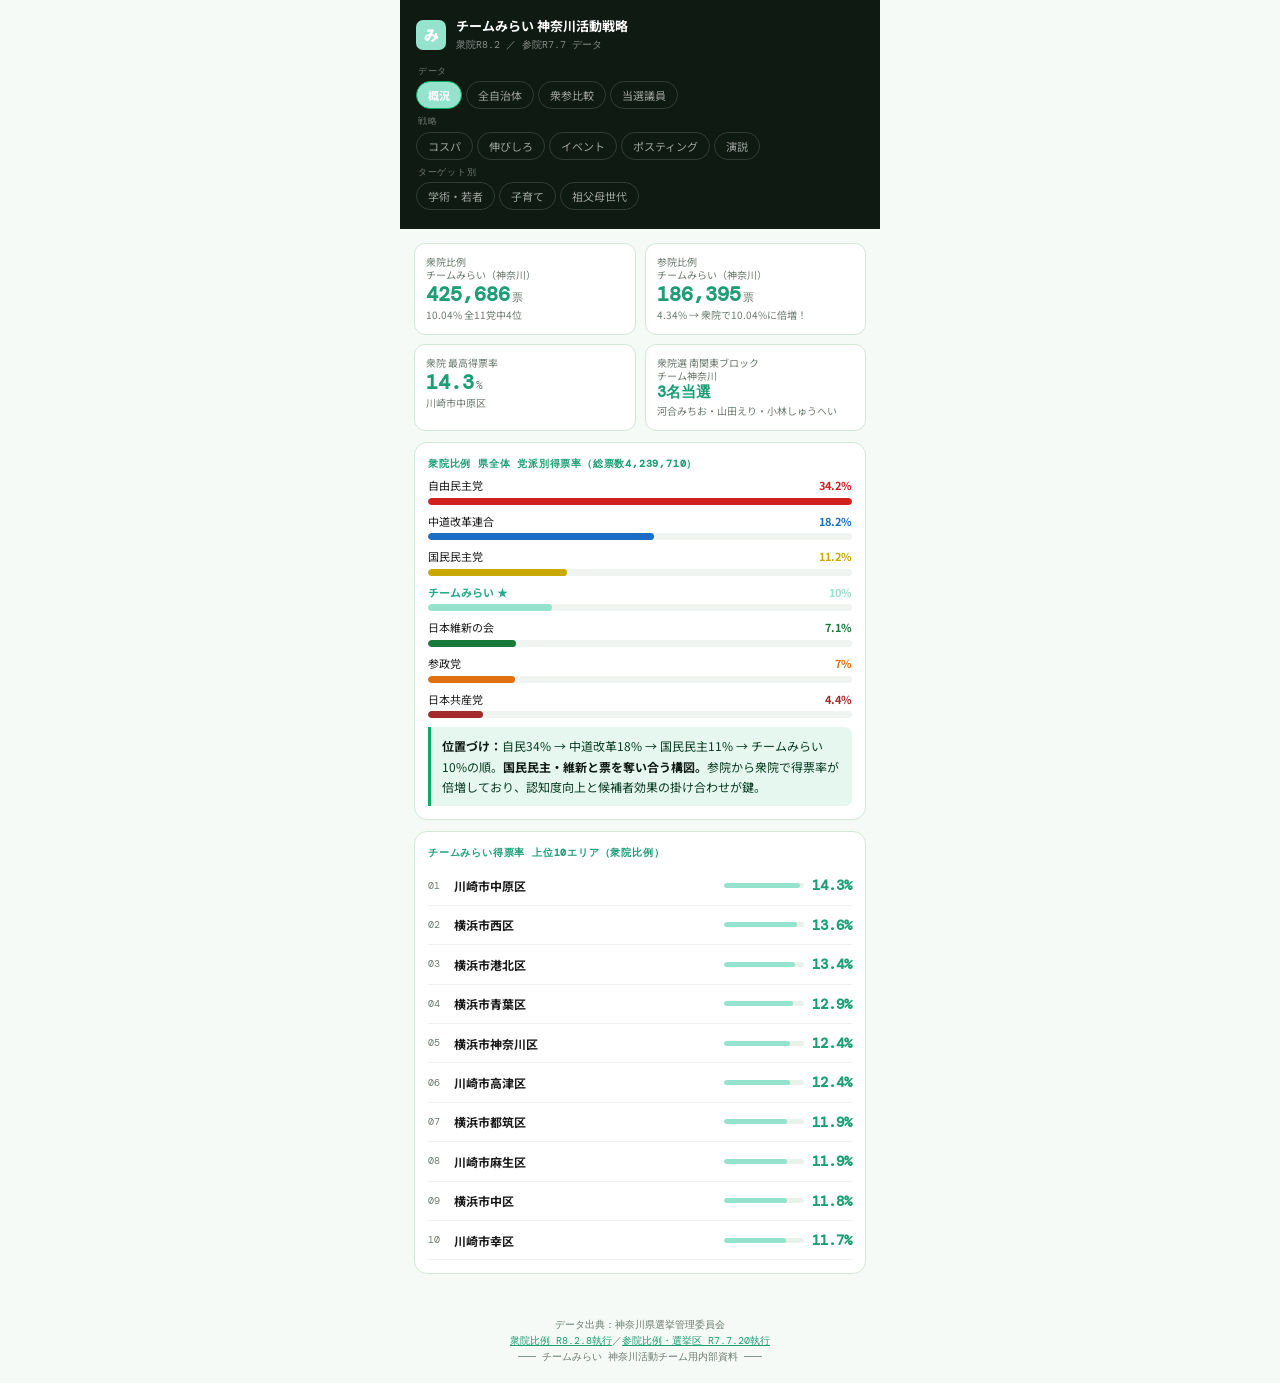
<file: index.html>
<!DOCTYPE html>
<html lang="ja">
<head>
<meta charset="UTF-8">
<meta name="viewport" content="width=device-width, initial-scale=1.0">
<title>チームみらい 神奈川 活動戦略 v10</title>
<link href="https://fonts.googleapis.com/css2?family=Noto+Sans+JP:wght@400;500;700;900&family=DM+Mono:wght@400;500&display=swap" rel="stylesheet">
<link rel="stylesheet" href="style.css">
</head>
<body>

<div class="header">
  <div class="header-top">
    <div class="logo-mark">み</div>
    <div>
      <div class="header-title"></div>
      <div class="header-sub"></div>
    </div>
  </div>
  <div class="tab-group">
    <div class="tab-group-label">データ</div>
    <div class="tabs">
      <button class="tab-btn active" onclick="sw('overview')">概況</button>
      <button class="tab-btn" onclick="sw('all')">全自治体</button>
      <button class="tab-btn" onclick="sw('compare')">衆参比較</button>
      <button class="tab-btn" onclick="sw('elected')">当選議員</button>
    </div>
  </div>
  <div class="tab-group">
    <div class="tab-group-label">戦略</div>
    <div class="tabs">
      <button class="tab-btn" onclick="sw('cost')">コスパ</button>
      <button class="tab-btn" onclick="sw('growth')">伸びしろ</button>
      <button class="tab-btn" onclick="sw('events')">イベント</button>
      <button class="tab-btn" onclick="sw('posting')">ポスティング</button>
      <button class="tab-btn" onclick="sw('speech')">演説</button>
    </div>
  </div>
  <div class="tab-group">
    <div class="tab-group-label">ターゲット別</div>
    <div class="tabs">
      <button class="tab-btn" onclick="sw('academic')">学術・若者</button>
      <button class="tab-btn" onclick="sw('family')">子育て</button>
      <button class="tab-btn" onclick="sw('senior')">祖父母世代</button>
    </div>
  </div>
</div>

<!-- ===== 概況 ===== -->
<div class="section active" id="sec-overview">
  <div id="overview-stats"></div>

  <div class="card">
    <div class="card-label" id="party-bars-label"></div>
    <div id="party-bars"></div>
    <div class="insight" id="overview-insight"></div>
  </div>

  <div class="card">
    <div class="card-label">チームみらい得票率 上位10エリア（衆院比例）</div>
    <div id="top10-list"></div>
  </div>
</div>

<!-- ===== 全自治体 ===== -->
<div class="section" id="sec-all">
  <input class="search-box" id="search-input" type="text" placeholder="🔍 市区町村を検索..." oninput="filterTable()">
  <div class="sort-btns">
    <button class="sort-btn active" onclick="sortTable('チームみらい率',true,this)">衆院得票率↓</button>
    <button class="sort-btn" onclick="sortTable('チームみらい率_参',true,this)">参院得票率↓</button>
    <button class="sort-btn" onclick="sortTable('チームみらい',true,this)">衆院票数↓</button>
    <button class="sort-btn" onclick="sortTable('チームみらい_参票数',true,this)">参院票数↓</button>
    <button class="sort-btn" onclick="sortTable('衆参差',true,this)">衆参差↓</button>
  </div>
  <div class="scroll-wrap">
    <table class="area-table" id="all-table">
      <thead>
        <tr>
          <th>地域</th>
          <th>衆院<br>得票率</th>
          <th>参院<br>得票率</th>
          <th>衆院<br>票数</th>
          <th>参院<br>票数</th>
          <th>衆参<br>差</th>
        </tr>
      </thead>
      <tbody id="all-tbody"></tbody>
    </table>
  </div>
</div>

<!-- ===== 衆参比較 ===== -->
<div class="section" id="sec-compare">
  <div class="card" style="background:#fffbe6;border-color:#f5d87a;">
    <div style="font-size:12px;color:#7a5c00;line-height:1.7;">
      <strong>参院選R7.7（比例）→ 衆院選R8.2（比例）の変化。</strong>差が大きいエリアほど「衆院で新たに票を獲得できた」ことを示す。逆に差が小さいエリアは元からの固定支持層が多い可能性。
    </div>
  </div>

  <div class="card">
    <div class="card-label">衆参差ランキング TOP10（伸びたエリア）</div>
    <div id="diff-up-list"></div>
    <div class="insight">
      <strong>傾向：</strong>都市部・IT職場集積エリアで衆院時の伸びが大きい。横浜市青葉区（+7.4pt）・川崎市中原区（+7.2pt）・横浜市西区（+7.1pt）がトップ3。<strong>「衆院選でチームみらいを初めて知った層」が多いことを示す。</strong>
    </div>
  </div>

  <div class="card">
    <div class="card-label">伸びが鈍かったエリア</div>
    <div id="diff-down-list"></div>
    <div class="insight">
      <strong>なぜ伸びが鈍かったのか：</strong><br>
      横須賀・三浦・内陸部（綾瀬・相模原緑区・足柄上郡など）は自民党得票率が高く、<strong>保守地盤が強固</strong>。チームみらいの「テクノロジー・改革」路線より、安定・防衛・地元利益重視の有権者が多い。また農業・漁業従事者、自衛隊関係者世帯が多いエリアでは政策親和性が低い可能性がある。<br><br>
      <strong>逆に訴求すべきポイント：</strong>「地域インフラのデジタル化」「医療DX」「安全保障の現実路線」など、保守層にも刺さる切り口が有効。
    </div>
  </div>
</div>

<!-- ===== 当選議員 ===== -->
<div class="section" id="sec-elected">
  <div class="sec-header">R8.2 衆院選 チーム神奈川 当選議員</div>
  <div id="elected-content"></div>

  <div class="card">
    <div class="card-label">河合みちお 参院選（R7.7）市区別得票率</div>
    <div style="font-size:11px;color:var(--muted);margin-bottom:8px;">※山田えりさんは参院選への出馬なし</div>
    <div id="kawai-list"></div>
  </div>
</div>

<!-- ===== イベント ===== -->
<div class="section" id="sec-events">
  <div class="sec-header">神奈川 チームみらい親和性イベント</div>

  <div class="card" style="background:#eef4ff;border-color:#a8c4f0;">
    <div style="font-size:12px;color:#1a3a6b;line-height:1.7;">
      AI・ロボット・モビリティ・テクノロジー系のイベントはチームみらいの政策と直結する参加者が集まる場所。<strong>展示会周辺での街頭活動・ポスティング</strong>は通常より高い関心層にリーチできる。
    </div>
  </div>

  <div class="strategy-card">
    <div class="strategy-header" style="background:#1a3a6b;">🚗 モビリティ・自動運転</div>
    <div class="strategy-body">
      <div class="priority-row">
        <div class="priority-num" style="background:#1a3a6b;">1</div>
        <div class="priority-content">
          <div class="priority-name">人とくるまのテクノロジー展 2026 YOKOHAMA</div>
          <div class="priority-desc">
            自動車・自動運転・EV・次世代モビリティの国内最大の技術展。毎年数万人が来場。<br>
            <strong>📅 2026年5月27日（水）〜29日（金）／パシフィコ横浜</strong><br>
            <a href="https://aee.expo-info.jsae.or.jp/ja/yokohama/" style="color:#1a3a6b;font-size:10px;">🔗 公式サイト</a>
          </div>
        </div>
      </div>
    </div>
  </div>

  <div class="strategy-card">
    <div class="strategy-header" style="background:#1a3a6b;">🤖 AI・エッジテック・ロボット</div>
    <div class="strategy-body">
      <div class="priority-row">
        <div class="priority-num" style="background:#1a3a6b;">1</div>
        <div class="priority-content">
          <div class="priority-name">EdgeTech+ 2026（エッジテクノロジー・生成AI・産業DX）</div>
          <div class="priority-desc">
            生成AI・IoT・セキュリティ・組込みシステムの国内最大級の展示会。エンジニア・IT専門職が多数来場。チームみらいの政策と最も親和性が高いイベント。<br>
            <strong>📅 2026年11月18日（水）〜20日（金）／パシフィコ横浜</strong><br>
            <a href="https://www.jasa.or.jp/expo/" style="color:#1a3a6b;font-size:10px;">🔗 公式サイト</a>
          </div>
        </div>
      </div>
      <div class="priority-row">
        <div class="priority-num" style="background:#1a3a6b;">2</div>
        <div class="priority-content">
          <div class="priority-name">国際画像機器展 2026（AI・ロボティクス・スマートシティ）</div>
          <div class="priority-desc">
            画像処理・AI・ロボティクス・自動運転・医療診断AIの技術展。年々テクノロジー色が強まっている。<br>
            <strong>📅 2026年12月2日（水）〜4日（金）／パシフィコ横浜</strong><br>
            <a href="https://www.adcom-media.co.jp/ite/" style="color:#1a3a6b;font-size:10px;">🔗 公式サイト</a>
          </div>
        </div>
      </div>
    </div>
  </div>

  <div class="strategy-card">
    <div class="strategy-header" style="background:#1a3a6b;">🔬 バイオ・ヘルステック</div>
    <div class="strategy-body">
      <div class="priority-row">
        <div class="priority-num" style="background:#1a3a6b;">1</div>
        <div class="priority-content">
          <div class="priority-name">BioJapan・healthTECH JAPAN（バイオ・医療テクノロジー）</div>
          <div class="priority-desc">
            世界最大級のバイオ・ヘルスケアDXイベント。デジタルヘルス・AI診断・再生医療が集結。医療DX・高額療養費制度などの訴求と親和性が高い。<br>
            <strong>📅 例年10月／パシフィコ横浜（2026年日程は公式確認）</strong><br>
            <a href="https://jcd-expo.jp/jp/" style="color:#1a3a6b;font-size:10px;">🔗 公式サイト</a>
          </div>
        </div>
      </div>
    </div>
  </div>

  <div class="strategy-card">
    <div class="strategy-header" style="background:#2d6a4f;">🏭 ロボット産業特区関連</div>
    <div class="strategy-body">
      <div class="priority-row">
        <div class="priority-num" style="background:#2d6a4f;">1</div>
        <div class="priority-content">
          <div class="priority-name">さがみロボット産業特区 関連イベント</div>
          <div class="priority-desc">
            神奈川県主催のロボット展示・実証実験イベント。厚木・相模原・藤沢など特区12市町で随時開催。地域住民も来場するため、チームみらいのローカルな訴求に最適。<br>
            <a href="https://sagamirobot.pref.kanagawa.jp/" style="color:#2d6a4f;font-size:10px;">🔗 さがみロボット産業特区 公式サイト（最新イベント情報）</a>
          </div>
        </div>
      </div>
    </div>
  </div>

  <div class="card">
    <div class="card-label">イベント活用の考え方</div>
    <div class="insight" style="margin-top:0;">
      展示会への<strong>直接出展は難しくても</strong>、会場周辺（パシフィコ横浜前・みなとみらい駅周辺）での街頭活動は来場者層に直接リーチできる。また展示会後の懇親会・アフターイベントが近隣で開催されることも多く、そうした時間帯を狙った活動も効果的。<strong>SNSでイベントのハッシュタグに合わせた発信</strong>も来場者への認知を広げる手段として有効。
    </div>
  </div>
</div>

<!-- ===== コスパ ===== -->
<div class="section" id="sec-cost">
  <div class="sec-header">コスパ優先 ポスティング・街頭戦略</div>
  <div class="card" style="background:#fffbe6;border-color:#f5d87a;">
    <div style="font-size:12px;color:#7a5c00;line-height:1.7;">
      <strong>コスパ＝</strong>「すでにチームみらい支持者が多い × 人口規模が大きい × 移動コストが低い」エリア優先。
    </div>
  </div>
  <div class="strategy-card">
    <div class="strategy-header">🥇 最優先（S級）― 大票田×高得票率</div>
    <div class="strategy-body">
      <div class="priority-row">
        <div class="priority-num">1</div>
        <div class="priority-content">
          <div class="priority-name">川崎市中原区（武蔵小杉〜元住吉）<span class="tag tag-s">14.3%</span></div>
          <div class="priority-desc">県内最高得票率。都心のIT企業に通うワーカーが多く住む居住地エリア。既存支持者が厚く、仲間づくりと新規獲得の両方が狙える。武蔵小杉駅は乗降客数も多く朝夕の街頭が効果的。</div>
        </div>
      </div>
      <div class="priority-row">
        <div class="priority-num">2</div>
        <div class="priority-content">
          <div class="priority-name">横浜市港北区（新横浜・日吉）<span class="tag tag-s">13.4%</span></div>
          <div class="priority-desc">23,939票と横浜市内最大票数。IT企業集積。新横浜駅は複数路線で活動効率が高い。</div>
        </div>
      </div>
      <div class="priority-row">
        <div class="priority-num">3</div>
        <div class="priority-content">
          <div class="priority-name">横浜市青葉区（たまプラーザ〜青葉台）<span class="tag tag-s">12.9%</span></div>
          <div class="priority-desc">20,327票。高所得ファミリー・教育熱心層。週末商業施設前が最適。衆参差+7.4ptと伸び代大。</div>
        </div>
      </div>
    </div>
  </div>
  <div class="strategy-card">
    <div class="strategy-header">🥈 準優先（A級）― 大票田×伸びしろ</div>
    <div class="strategy-body">
      <div class="priority-row">
        <div class="priority-num">4</div>
        <div class="priority-content">
          <div class="priority-name">横浜市全域（戸塚・鶴見・保土ケ谷等）<span class="tag tag-a">約19万票</span></div>
          <div class="priority-desc">各区10〜11%台で均一な支持。どこから活動しても安定した効果が期待できる。</div>
        </div>
      </div>
      <div class="priority-row">
        <div class="priority-num">5</div>
        <div class="priority-content">
          <div class="priority-name">藤沢市・鎌倉市・茅ヶ崎市<span class="tag tag-a">約4.3万票</span></div>
          <div class="priority-desc">各10〜11%。東海道線沿線で3市まとめて活動可能。辻堂・大船が主要スポット。茅ヶ崎は<strong>北口が人流多くメインの街頭スポット</strong>。南口は転入・転出が多い居住エリアでポスティングによる未接触の新規有権者への訴求に有効。</div>
        </div>
      </div>
      <div class="priority-row">
        <div class="priority-num">6</div>
        <div class="priority-content">
          <div class="priority-name">川崎市全域（高津・多摩・宮前区等）<span class="tag tag-a">約8.5万票</span></div>
          <div class="priority-desc">中原区に次ぐ高得票率エリアが揃う。溝の口・登戸・向ヶ丘遊園など拠点駅多数。</div>
        </div>
      </div>
    </div>
  </div>
  <div class="strategy-card">
    <div class="strategy-header">🥉 中長期投資（B級）― 低得票率×大票田</div>
    <div class="strategy-body">
      <div class="priority-row">
        <div class="priority-num">7</div>
        <div class="priority-content">
          <div class="priority-name">相模原市（南区・中央区）<span class="tag tag-b">8〜9%台</span></div>
          <div class="priority-desc">26,159票あるが得票率が低く認知度不足。今から活動で次回大幅増が見込める。</div>
        </div>
      </div>
      <div class="priority-row">
        <div class="priority-num">8</div>
        <div class="priority-content">
          <div class="priority-name">横須賀市・平塚市・厚木市<span class="tag tag-b">6〜8%台</span></div>
          <div class="priority-desc">得票率低く自民地盤が強い。保守層向けの「デジタル地域振興」メッセージで切り込む。</div>
        </div>
      </div>
    </div>
  </div>
</div>

<!-- ===== 学術・若者 ===== -->
<div class="section" id="sec-academic">
  <div class="sec-header">学術都市・若者向け 街頭活動版</div>
  <div class="card" style="background:#eef4ff;border-color:#a8c4f0;">
    <div style="font-size:12px;color:#1a3a6b;line-height:1.7;">
      <strong>狙いたい層：</strong>大学生・若手研究者・IT専門職。テクノロジー政策・教育・スタートアップ支援と最も親和性が高い。
    </div>
  </div>
  <div class="strategy-card">
    <div class="strategy-header" style="background:#1a3a6b;">🎓 大学・研究機関周辺（政策・IT親和性が高い）</div>
    <div class="strategy-body">
      <div class="priority-row"><div class="priority-num" style="background:#1a3a6b;">1</div><div class="priority-content"><div class="priority-name">慶應義塾大学SFC（湘南台駅）<span class="tag tag-s">最優先</span></div><div class="priority-desc">政策・IT・社会起業に関心が高い学生多数。湘南台駅改札前が最適。<br><strong>⏰ 平日（学期中）11〜13時</strong>／土日は学生がほぼいないため不向き。</div></div></div>
      <div class="priority-row"><div class="priority-num" style="background:#1a3a6b;">2</div><div class="priority-content"><div class="priority-name">慶應義塾大学日吉キャンパス（日吉駅）</div><div class="priority-desc">日吉駅直結で活動しやすい。1・2年生が多く政治関心層の掘り起こしに有効。SFCとセットで慶應を両方カバー。<br><strong>⏰ 平日（学期中）昼12〜13時・夕方16時以降</strong></div></div></div>
      <div class="priority-row"><div class="priority-num" style="background:#1a3a6b;">3</div><div class="priority-content"><div class="priority-name">横浜国立大学（羽沢横浜国大駅）</div><div class="priority-desc">理工・経済系。デジタル経済政策との相性が高い。駅から徒歩約15分。<br><strong>⏰ 平日（学期中）9〜10時・12〜13時</strong></div></div></div>
      <div class="priority-row"><div class="priority-num" style="background:#1a3a6b;">4</div><div class="priority-content"><div class="priority-name">神奈川大学 情報学部（白楽・六角橋駅）</div><div class="priority-desc">2023年開設の情報学部・工学部。六角橋商店街も若者が多く視認性◎。横浜市神奈川区（12.4%）内。<br><strong>⏰ 平日（学期中）昼〜17時・週末は商店街で通行人向けに</strong></div></div></div>
      <div class="priority-row"><div class="priority-num" style="background:#1a3a6b;">5</div><div class="priority-content"><div class="priority-name">横浜市立大学 データサイエンス学部（金沢八景駅）</div><div class="priority-desc">データサイエンス・AI系の専門学部。チームみらいの政策と直結。横浜市金沢区（9.4%）。<br><strong>⏰ 平日（学期中）昼12〜13時</strong></div></div></div>
      <div class="priority-row"><div class="priority-num" style="background:#1a3a6b;">6</div><div class="priority-content"><div class="priority-name">青山学院大学 相模原キャンパス（矢部駅）</div><div class="priority-desc">社会情報学部・理工学部。相模原市の得票率8%台と低く、学生票開拓で伸びしろ大。<br><strong>⏰ 平日（学期中）昼12〜13時</strong></div></div></div>
      <div class="priority-row"><div class="priority-num" style="background:#1a3a6b;">7</div><div class="priority-content"><div class="priority-name">東京科学大学 すずかけ台キャンパス（すずかけ台駅）<span class="tag tag-s">最注目</span></div><div class="priority-desc">旧・東京工業大学。情報工学系・数理計算科学系・生命理工学院が集まる国立理工系大学。青葉台の隣駅で田園都市線沿線。横浜市緑区（10.0%）内。<br><strong>⏰ 平日（学期中）昼12〜13時・夕方16時以降</strong></div></div></div>
      <div class="priority-row"><div class="priority-num" style="background:#1a3a6b;">8</div><div class="priority-content"><div class="priority-name">湘南工科大学 情報学部（辻堂駅）</div><div class="priority-desc">辻堂駅から近く、テラスモール湘南の子育て訴求と同日活動が可能。<br><strong>⏰ 平日（学期中）昼12〜13時</strong></div></div></div>
      <div class="priority-row"><div class="priority-num" style="background:#1a3a6b;">9</div><div class="priority-content"><div class="priority-name">神奈川工科大学 情報学部（愛甲石田駅）</div><div class="priority-desc">厚木市に位置する理工系専門大学。厚木市の得票率7.8%と低く開拓余地あり。<br><strong>⏰ 平日（学期中）昼12〜13時</strong></div></div></div>
    </div>
  </div>
  <div class="strategy-card">
    <div class="strategy-header" style="background:#1a3a6b;">💻 IT・テック／ロボティクス／モビリティ集積エリア</div>
    <div class="strategy-body">
      <div class="priority-row"><div class="priority-num" style="background:#1a3a6b;">1</div><div class="priority-content"><div class="priority-name">みなとみらい（横浜市西区）<span class="tag tag-s">13.6%</span></div><div class="priority-desc">日産自動車本社・ロボット系スタートアップが集積。<strong>2025年度に自動運転モビリティサービスの実証実験をみなとみらい〜関内エリアで実施中。</strong>政策と現場が直結するエリア。<br><strong>⏰ 平日 朝7:30〜9時・夕方17:30〜19時</strong></div></div></div>
      <div class="priority-row"><div class="priority-num" style="background:#1a3a6b;">2</div><div class="priority-content"><div class="priority-name">新横浜（横浜市港北区）<span class="tag tag-s">13.4%</span></div><div class="priority-desc">IT企業・テクノロジー系オフィスが集中。<br><strong>⏰ 平日 朝7:30〜9時（通勤）／夕方17:30〜19時（退勤）</strong></div></div></div>
      <div class="priority-row"><div class="priority-num" style="background:#1a3a6b;">3</div><div class="priority-content"><div class="priority-name">センター北・南（横浜市都筑区）<span class="tag tag-a">11.9%</span></div><div class="priority-desc">IT・研究系企業が集積するオフィスエリア。共働き・専門職世帯が多い。<br><strong>⏰ 平日 朝7:30〜9時・夕方17:30〜19時</strong></div></div></div>
      <div class="priority-row"><div class="priority-num" style="background:#1a3a6b;">4</div><div class="priority-content"><div class="priority-name">さがみロボット産業特区エリア<span class="tag tag-b">注目</span></div><div class="priority-desc">国指定の特区。<strong>相模原・平塚・藤沢・茅ヶ崎・厚木・大和・伊勢原・海老名・座間・綾瀬・寒川・愛川</strong>の12市町でロボット開発・実証が進行中。チームみらいの政策と直結するエリアが広範囲に。街頭・ポスティングで「神奈川がロボット特区である」ことを訴求できる。<br><a href="https://sagamirobot.pref.kanagawa.jp/" style="color:#1a3a6b;font-size:10px;">🔗 さがみロボット産業特区 公式サイト</a><br><strong>⏰ 各市の主要駅・商業施設前</strong></div></div></div>
    </div>
  </div>
  <div class="card">
    <div class="card-label">学術・若者向け メッセージ</div>
    <div class="chip-wrap">
      <span class="chip">AI・テクノロジー政策</span><span class="chip">自動運転・モビリティ革命</span>
      <span class="chip">ロボット産業支援</span><span class="chip">スタートアップ支援</span>
      <span class="chip">奨学金改革</span><span class="chip">社会保険料引き下げ</span>
      <span class="chip">プッシュ型行政（申請不要の給付）</span>
      <span class="chip">科学技術予算増</span><span class="chip">若者の政治参加</span>
    </div>
  </div>
</div>

<!-- ===== 子育て ===== -->
<div class="section" id="sec-family">
  <div class="sec-header">子育て世代向け 街頭・ポスティング版</div>
  <div class="card" style="background:#f0fdf4;border-color:#86efac;">
    <div style="font-size:12px;color:#14532d;line-height:1.7;">
      <strong>狙いたい層：</strong>30〜40代ファミリー・共働き世帯。保育・教育費・子育て支援への関心が高く無党派が多い。
    </div>
  </div>
  <div class="strategy-card">
    <div class="strategy-header" style="background:#166534;">👨‍👩‍👧 子育て世帯集積スポット</div>
    <div class="strategy-body">
      <div class="priority-row"><div class="priority-num" style="background:#166534;">1</div><div class="priority-content"><div class="priority-name">辻堂駅〜テラスモール湘南（藤沢市）<span class="tag tag-s">最優先</span></div><div class="priority-desc">近年ファミリー向けマンションが急増し若い世帯が集積。テラスモール湘南は湘南最大のファミリー商業施設で土日10〜14時が最大人流。<br>辻堂駅からアクセスできる<strong>湘南T-SITE</strong>（蔦屋書店・スタバ等）はライフスタイル意識の高い層が集まる。<br>さらに隣接する<strong>Fujisawa SST（サスティナブル・スマートタウン）</strong>はパナソニックホームズなどが手掛けるスマートシティの先進事例。エネルギー・AI・モビリティを実装した街に住む居住者はチームみらいの政策と親和性が極めて高い。<br>また辻堂には<strong>松下政経塾</strong>があり、チームみらいの宇佐美さんも塾生として学んだ地。地元との縁をアピールできる。<br><strong>⏰ 土日10〜14時（テラスモール）／平日夕方（T-SITE・駅周辺）</strong></div></div></div>
      <div class="priority-row"><div class="priority-num" style="background:#166534;">2</div><div class="priority-content"><div class="priority-name">たまプラーザ〜青葉台（横浜市青葉区）<span class="tag tag-s">12.9%</span></div><div class="priority-desc">
      <strong>神奈川県内で世帯年収トップクラス</strong>の高所得ファミリーエリア。私立中学受験率が横浜市内で最も高く、教育熱心な家庭が集中。渋谷まで直通20分・大手町まで直通36分と都心アクセスが抜群で、大企業・官公庁勤めのファミリーが多く住む。<br>
      たまプラーザ駅直結の<strong>たまプラーザテラス</strong>（約57,000㎡の大型商業施設）は週末の人流が最大。また<strong>たまプラーザ団地の建て替え計画</strong>が進行中で、住宅政策・まちづくりに関心が高い住民層も多い。<br>
      <strong>⏰ 土日10〜15時（たまプラーザテラス前）／平日夕方17〜19時（通勤帰宅層）</strong>
      </div></div></div>
      <div class="priority-row"><div class="priority-num" style="background:#166534;">3</div><div class="priority-content"><div class="priority-name">湘南台駅周辺（藤沢市）</div><div class="priority-desc">近年ファミリー向けマンションが急増し若い世帯が流入中。小田急・相鉄・横浜市営地下鉄の3路線が乗り入れるアクセスの良さが人気の理由。<br>一方で<strong>駅前に大きな商業施設がなく</strong>、買い物環境の充実を求める声が多い。住民の「もっと便利なまちに」という声が街頭での共感を生みやすい。<br>藤沢市は<strong>「健康と文化の森」整備事業</strong>として湘南台駅周辺の再開発構想を進めており、駅前に商業・業務系機能を集約する計画が進行中。AI・テクノロジー・スマートシティへの関心が高いチームみらいの支持者層と、再開発に期待を持つ住民層が重なりやすい。<br><a href="https://sites.google.com/view/infofjkenbunkumiai/" style="color:#166534;font-size:10px;">🔗 健康と文化の森 整備事業 詳細</a><br><strong>⏰ 平日（学期中）はSFCとセットで昼活動／週末は住民向けに駅前で</strong></div></div></div>
      <div class="priority-row"><div class="priority-num" style="background:#166534;">4</div><div class="priority-content"><div class="priority-name">茅ヶ崎駅（茅ヶ崎市）</div><div class="priority-desc">
      総務省「住民基本台帳人口移動報告（2023年）」によると、茅ヶ崎市の<strong>転入超過数は全国の一般市で1位</strong>。特に30〜44歳・0〜14歳の区分では特別区・政令市を含めても<strong>全国3位</strong>で、子育て世代に選ばれるまちとなっている。コロナ禍以降「湘南のライフスタイルに共感して移住してくる」ファミリーが急増中。<br>出典：<a href="https://www.city.chigasaki.kanagawa.jp/recruit/1060786/1061688.html" style="color:#166534;font-size:10px;">🔗 総務省 住民基本台帳人口移動報告（茅ヶ崎市）</a><br>
      常に新しい住民が流入しているため、<strong>まだチームみらいを知らない有権者が継続的に生まれているエリア</strong>。認知度向上のアプローチが効きやすい。<br>
      <strong>北口は人流が多く街頭活動のメインスポット</strong>。商業施設と住宅地が隣接し若いファミリー層の通行が多い。<strong>南口は転入・転出が多い居住エリア</strong>でポスティングによる新規有権者へのリーチに有効。両口の特性を使い分けたい。<br>
      <strong>⏰ 北口：土日10〜14時（街頭）／南口エリア：週末午前中ポスティング</strong>
      </div></div></div>
      <div class="priority-row"><div class="priority-num" style="background:#166534;">5</div><div class="priority-content"><div class="priority-name">川崎市宮前区・多摩区（11〜12%台）</div><div class="priority-desc">
      <strong>宮前区</strong>は「多摩田園都市」として計画的に開発されたベッドタウン。<strong>1世帯あたりの家族数が川崎市7区で最多（平均2.24人）</strong>で、15歳以下の子どもの割合が高く、65歳以上が低いという典型的なファミリーエリア。渋谷まで田園都市線で最短17分と都心アクセス抜群。鷺沼駅周辺では東急との大規模再開発も進行中。<br>
      <strong>多摩区</strong>は登戸・向ヶ丘遊園エリアに専修大学・明治大学生田キャンパスがあり、学生層と子育てファミリーが混在。多摩川沿いの自然環境が豊かで、移住・定住への満足度が高い。<br>
      両区とも<strong>共働き世帯の割合が高く</strong>、保育所・学童保育・子育て減税の訴求が最も直接的に響くエリア。<br>
      <strong>⏰ 宮前区：鷺沼・宮前平駅前 平日夕方17〜19時／多摩区：登戸・向ヶ丘遊園駅前 土日昼〜夕方</strong>
      </div></div></div>
    </div>
  </div>
  <div class="card">
    <div class="card-label">子育て世代向け メッセージ</div>
    <div class="chip-wrap">
      <span class="chip">子育て減税</span><span class="chip">社会保険料引き下げ</span>
      <span class="chip">保育所・待機児童ゼロ</span><span class="chip">教育無償化</span>
      <span class="chip">学童保育の充実</span><span class="chip">給食費無償</span>
      <span class="chip">プッシュ型行政（申請不要の給付）</span>
      <span class="chip">産後ケア</span><span class="chip">共働き支援</span>
    </div>
    <div class="insight" style="margin-top:10px;">
    </div>
  </div>
</div>

<!-- ===== シニア層 ===== -->
<div class="section" id="sec-senior">
  <div class="sec-header">祖父母世代向け 街頭・ポスティング版</div>
  <div class="card" style="background:#f0f4ff;border-color:#a8b8f0;">
    <div style="font-size:12px;color:#1a2a6b;line-height:1.7;">
      <strong>狙いたい層：</strong>60〜70代以上のシニア・高齢者世帯。年金・医療・介護への関心が高く、神奈川県では横須賀・三浦・内陸部など高齢化率の高いエリアに集中。チームみらいの政策を「未来世代だけのもの」と思わせない訴求が鍵。
    </div>
  </div>

  <div class="strategy-card">
    <div class="strategy-header" style="background:#2a3a7a;">👴👵 シニア層が集まるエリア・スポット</div>
    <div class="strategy-body">
      <div class="priority-row"><div class="priority-num" style="background:#2a3a7a;">1</div><div class="priority-content"><div class="priority-name">横須賀市（追浜・久里浜・衣笠エリア）<span class="tag tag-b">注力エリア</span></div><div class="priority-desc">
      <strong>高齢化率32.7%</strong>（令和6年3月現在）で3.1人に1人が65歳以上。全国平均（28.7%）を4ポイント上回り、神奈川県内でも高い水準。このまま進むと2050年には約10人に4人が高齢者になると推計されている。<br>
      チームみらいの得票率は6.7%とまだ低く<strong>伸びしろが大きい</strong>。年金・高額療養費制度・医療DXのメッセージが直接刺さるエリア。商店街・スーパー前・公民館周辺の街頭が効果的。<br>
      <strong>⏰ 平日午前中10〜12時（シニア層の買い物時間帯）</strong>
      </div></div></div>
      <div class="priority-row"><div class="priority-num" style="background:#2a3a7a;">2</div><div class="priority-content"><div class="priority-name">小田原市（商店街・小田原駅周辺）</div><div class="priority-desc">
      高齢化率<strong>31.0%</strong>（2025年1月現在）で3.3人に1人が65歳以上。城下町としての歴史と地域コミュニティが根強く残り、自治会・老人会との接点がつくりやすい。小田原駅周辺の商店街は午前中のシニア層の買い物動線が集中。東海道線・小田急線・新幹線が通るターミナル駅で広域からの人の流れもある。<br>
      <strong>⏰ 平日午前中10〜12時（シニアの買い物時間帯）／土日昼前後</strong>
      </div></div></div>
      <div class="priority-row"><div class="priority-num" style="background:#2a3a7a;">3</div><div class="priority-content"><div class="priority-name">横浜市旭区（二俣川・鶴ヶ峰エリア）</div><div class="priority-desc">
      横浜市内で<strong>高齢化率30.4%（3位）</strong>（令和7年1月現在）。旧来からの住宅地で定住歴が長いシニア層が多く、地域への愛着が強い。二俣川駅は相鉄線の主要駅でシニア層の利用が多い。神奈川運転免許センターがあり行政サービスとの接点も多いエリア。<br>
      <strong>⏰ 平日午前中（二俣川・鶴ヶ峰駅前）</strong>
      </div></div></div>
      <div class="priority-row"><div class="priority-num" style="background:#2a3a7a;">4</div><div class="priority-content"><div class="priority-name">三浦市・葉山町・逗子市（地域コミュニティ）</div><div class="priority-desc">
      三浦半島〜葉山エリアは小規模自治体で口コミが広がりやすく、1回の活動で地域全体に認知が広がりやすい。三浦市は漁業従事者・高齢者が多く自衛隊関係の家庭も多いが、医療・介護アクセスへの不満が強い。逗子・葉山は文化的関心の高いアクティブシニアも多く、政策の「質」が評価されやすい。<br>
      <strong>⏰ 土日午前中（地域の朝市・商店街）／自治会・老人会への挨拶まわりが特に有効</strong>
      </div></div></div>
    </div>
  </div>

  <div class="card">
    <div class="card-label">シニア層向け メッセージのポイント</div>
    <div class="chip-wrap">
      <span class="chip">高額療養費制度の維持</span>
      <span class="chip">医療DX・オンライン診療</span>
      <span class="chip">社会保険料引き下げ</span>
      <span class="chip">介護の負担軽減</span>
      <span class="chip">年金制度の安定</span>
      <span class="chip">プッシュ型行政（申請不要の給付）</span>
      <span class="chip">孫世代への投資</span>
      <span class="chip">地域の安全・防災</span>
    </div>
    <div class="insight" style="margin-top:10px;">
      <strong>シニア層への訴求の核心：</strong>「テクノロジーは難しい」というイメージを払拭することが最初のハードル。<strong>「孫・子どもの世代のために」「あなたの生活を楽にする」</strong>という視点で語ると受け入れられやすい。街頭では丁寧に立ち止まって話す姿勢が信頼につながる。
    </div>
  </div>
</div>

<!-- ===== 伸びしろ戦略 ===== -->
<div class="section" id="sec-growth">
  <div class="sec-header">次の統一地方選に向けた 伸びしろエリア戦略</div>

  <div class="card" style="background:#f0fdf4;border-color:#86efac;">
    <div style="font-size:12px;color:#14532d;line-height:1.7;">
      <strong>考え方：</strong>得票率が低いエリアは「チームみらいが知られていない」ことが最大の原因。次の統一地方選まで時間がある今こそ、<strong>認知度を積み上げる中長期活動</strong>が有効。一度の街頭・ポスティングではなく「継続的な露出」がカギ。
    </div>
  </div>

  <div class="strategy-card">
    <div class="strategy-header" style="background:#2d6a4f;">📍 優先度S — 大票田なのに低得票率（最大の伸びしろ）</div>
    <div class="strategy-body">
      <div class="priority-row">
        <div class="priority-num" style="background:#2d6a4f;">1</div>
        <div class="priority-content">
          <div class="priority-name">横須賀市 <span class="tag tag-s">6.7% / 11,604票</span></div>
          <div class="priority-desc">
            神奈川県内で横浜・川崎・相模原に次ぐ大票田（約17万票）なのに得票率6.7%と低迷。高齢化率32.7%の保守地盤だが、<strong>医療・介護・交通インフラへの不満が潜在的に高い</strong>エリア。<br>
            <strong>やること：</strong>自衛隊・米軍関係者家庭が多いため「安全保障の現実路線」「地域インフラのデジタル化」を前面に。久里浜・追浜・衣笠の各駅前で<strong>月1回以上の定期街頭</strong>を継続することで認知を積み上げる。地元の医療・交通問題を取り上げたSNS発信も有効。
          </div>
        </div>
      </div>
      <div class="priority-row">
        <div class="priority-num" style="background:#2d6a4f;">2</div>
        <div class="priority-content">
          <div class="priority-name">平塚市 <span class="tag tag-s">8.1% / 8,616票</span></div>
          <div class="priority-desc">
            約10万票の大票田で衆参差+5.4ptと伸び代あり。工業都市で製造業・工場勤務層が多く、「ロボット・AI産業支援」「さがみロボット産業特区」との接点がある。<br>
            <strong>やること：</strong>平塚駅前で定期街頭。製造業・工場勤務層への「産業政策・雇用」訴求。平塚七夕まつり（7月）など大型イベントへの参加で一気に露出を増やす。
          </div>
        </div>
      </div>
      <div class="priority-row">
        <div class="priority-num" style="background:#2d6a4f;">3</div>
        <div class="priority-content">
          <div class="priority-name">大和市 <span class="tag tag-s">8.4% / 9,311票</span></div>
          <div class="priority-desc">
            約11万票の大票田。相鉄・小田急・東急が集まる交通の要衝で昼間人口も多い。米軍厚木基地があり基地周辺の騒音・生活問題が長年の課題。<br>
            <strong>やること：</strong>大和駅・鶴間駅前で定期街頭。基地問題と絡めた「生活環境改善・デジタル行政」でニッチな層を取り込む。相鉄線沿線は横浜市との往来が多く横浜での支持を大和へ波及させやすい。
          </div>
        </div>
      </div>
    </div>
  </div>

  <div class="strategy-card">
    <div class="strategy-header" style="background:#2d6a4f;">📍 優先度A — 中規模だが継続活動で確実に伸びるエリア</div>
    <div class="strategy-body">
      <div class="priority-row">
        <div class="priority-num" style="background:#2d6a4f;">4</div>
        <div class="priority-content">
          <div class="priority-name">厚木市 <span class="tag tag-a">7.8% / 7,188票</span></div>
          <div class="priority-desc">
            さがみロボット産業特区の中核エリア。ソニー・富士フイルムなど大手企業の研究所・工場が集積。衆参差+5.1ptで伸びしろあり。<br>
            <strong>やること：</strong>本厚木駅前（相鉄・小田急）で定期街頭。「さがみロボット産業特区」「AI・製造業支援」という地域に根ざした訴求で差別化。理系・エンジニア層にリーチしやすい。
          </div>
        </div>
      </div>
      <div class="priority-row">
        <div class="priority-num" style="background:#2d6a4f;">5</div>
        <div class="priority-content">
          <div class="priority-name">相模原市中央区 <span class="tag tag-a">7.7% / 8,916票</span></div>
          <div class="priority-desc">
            相模原市の行政・商業中心地。淵野辺には宇宙航空研究開発機構（JAXA）相模原キャンパスがあり、宇宙・AI・先端研究者が多く在住。<br>
            <strong>やること：</strong>相模原駅・橋本駅前で定期街頭。JAXA・宇宙開発という話題は若い研究者層・理系ファミリー層の関心を引きやすく、チームみらいのテクノロジー訴求と直結。
          </div>
        </div>
      </div>
      <div class="priority-row">
        <div class="priority-num" style="background:#2d6a4f;">6</div>
        <div class="priority-content">
          <div class="priority-name">秦野市・伊勢原市 <span class="tag tag-a">7.6% / 各3〜5千票</span></div>
          <div class="priority-desc">
            東海大学・神奈川工科大学のある学術エリアだが、得票率はまだ低い。農業・観光・自然環境との共存が地域課題。<br>
            <strong>やること：</strong>秦野駅・伊勢原駅前で定期街頭。東海大学の学生票開拓と合わせて活動すると効率的。「地域農業のスマート化」「観光DX」など地域に刺さる切り口を用意する。
          </div>
        </div>
      </div>
    </div>
  </div>

  <div class="strategy-card">
    <div class="strategy-header" style="background:#2d6a4f;">🗓️ 統一地方選まで　共通アクション</div>
    <div class="strategy-body">
      <div class="priority-row">
        <div class="priority-num" style="background:#2d6a4f;">①</div>
        <div class="priority-content">
          <div class="priority-name">月1回以上の定期街頭を継続</div>
          <div class="priority-desc">1回の活動より「また見た」という繰り返しの露出が認知と信頼を生む。同じ駅前に定期的に立つことで「あの党はここで活動している」という認識が根付く。</div>
        </div>
      </div>
      <div class="priority-row">
        <div class="priority-num" style="background:#2d6a4f;">②</div>
        <div class="priority-content">
          <div class="priority-name">地域課題をSNSで発信</div>
          <div class="priority-desc">各エリア固有の課題（横須賀の高齢化・大和の基地問題・相模原のJAXA等）をSNSで取り上げることで、地元住民からの認知が広がりやすい。街頭とSNSの相乗効果を狙う。</div>
        </div>
      </div>
      <div class="priority-row">
        <div class="priority-num" style="background:#2d6a4f;">③</div>
        <div class="priority-content">
          <div class="priority-name">地域イベントへの参加・協力</div>
          <div class="priority-desc">平塚七夕まつり・厚木鮎まつりなど大型地域イベントは一度に多数の住民と接触できる貴重な機会。政治活動としてではなく地域の一員として参加することで親近感が生まれる。</div>
        </div>
      </div>
      <div class="priority-row">
        <div class="priority-num" style="background:#2d6a4f;">④</div>
        <div class="priority-content">
          <div class="priority-name">支持者の「口コミ」を育てる</div>
          <div class="priority-desc">得票率が低いエリアでも既存支持者は必ずいる。その人たちが周囲に話してくれる環境をつくることが最大のコスパ。勉強会・懇談会など小規模なつながりの場を地道に作っていく。</div>
        </div>
      </div>
    </div>
  </div>

  <div class="card">
    <div class="card-label">得票率別 中長期目標の目安</div>
    <div class="area-list">
      <div class="area-row" style="padding:9px 0;">
        <div style="flex:1;font-size:12px;font-weight:700;">現在6〜7%台のエリア</div>
        <div style="font-size:11px;color:var(--muted);">→ 次回10%台を目標</div>
      </div>
      <div class="area-row" style="padding:9px 0;">
        <div style="flex:1;font-size:12px;font-weight:700;">現在8〜9%台のエリア</div>
        <div style="font-size:11px;color:var(--muted);">→ 次回12%台を目標</div>
      </div>
      <div class="area-row" style="padding:9px 0;">
        <div style="flex:1;font-size:12px;font-weight:700;">現在10〜11%台のエリア</div>
        <div style="font-size:11px;color:var(--muted);">→ 次回14〜15%台を目標</div>
      </div>
    </div>
    <div class="insight">
      参院選（4.3%）→ 衆院選（10%）で<strong>倍以上に伸びた実績</strong>がある。同じ勢いが続けば、今6〜7%のエリアでも継続的な活動で次回12〜14%は十分射程内。
    </div>
  </div>
</div>

<!-- ===== ポスティング ===== -->
<div class="section" id="sec-posting">
  <div class="sec-header">ポスティング × 得票率 分析（衆院選R8.2）</div>

  <div class="card" style="background:#fffbe6;border-color:#f5d87a;">
    <div style="font-size:12px;color:#7a5c00;line-height:1.7;">
      衆院選挙期間中〜2026/03/23のポスティング実績と比例得票率の相関分析。<strong>神奈川全体で45,259枚</strong>で活動。<br>データ提供：なるみ_愛知豊田さん
    </div>
  </div>

  <!-- サマリー -->
  <div class="stat-grid">
    <div class="stat-card">
      <div class="stat-label">ポスティングあり<br>平均得票率</div>
      <div class="stat-value">10.7<span class="stat-unit">%</span></div>
      <div class="stat-sub">27エリア</div>
    </div>
    <div class="stat-card">
      <div class="stat-label">ポスティングなし<br>平均得票率</div>
      <div class="stat-value">7.7<span class="stat-unit">%</span></div>
      <div class="stat-sub">31エリア</div>
    </div>
    <div class="stat-card">
      <div class="stat-label">合計配布枚数</div>
      <div class="stat-value" style="font-size:16px;">45,259<span class="stat-unit">枚</span></div>
      <div class="stat-sub">衆院選期間中〜2026/03/23</div>
    </div>

  </div>

  <!-- 地図 -->
  <div class="card" style="padding:11px;">
    <div class="card-label">神奈川ポスティング進捗マップ 2026</div>
    <a href="https://datawrapper.dwcdn.net/1bJI3/1/" target="_blank" style="display:block;text-decoration:none;margin-top:6px;border-radius:10px;overflow:hidden;position:relative;">
      <div style="position:absolute;top:8px;right:8px;background:rgba(15,45,26,0.82);color:#4ade80;font-size:10px;font-weight:700;padding:4px 10px;border-radius:20px;display:flex;align-items:center;gap:4px;z-index:1;">🔗 タップして最新地図を開く</div>
      <img src="[data-uri]" style="width:100%;display:block;border-radius:10px;" alt="神奈川ポスティング進捗マップ2026">
    </a>
    <div style="font-size:10px;color:var(--muted);margin-top:7px;line-height:1.6;">
      ※ 各市区町村の詳細はマップを拡大（＋）すると見られます
    </div>
  </div>

  <div class="insight">
    <strong>ポスティングの効果：</strong>ポスティングを実施したエリアの平均得票率は<strong>10.7%</strong>で、未実施エリア（7.7%）より<strong>+3.0pt高い</strong>。因果関係の断定は難しいが、もともと活動しやすいエリアに集中している可能性もある。今後の参院選データとの比較でより精度の高い分析が可能になる。
  </div>

  <!-- 散布図 -->
  <div class="card">
    <div class="card-label">配布枚数 × 得票率 散布図</div>
    <div style="font-size:10px;color:var(--muted);margin-bottom:8px;">● ポスティングあり（緑）　● ポスティングなし（グレー）　※点にタップで詳細表示</div>
    <canvas id="scatter-chart" style="width:100%;max-height:280px;"></canvas>
  </div>

  <!-- ランキング -->
  <div class="card">
    <div class="card-label">配布枚数ランキング（上位15エリア）</div>
    <div id="posting-ranking"></div>
  </div>

  <!-- エリア別一覧 -->
  <div class="card">
    <div class="card-label">全エリア一覧（配布枚数順）</div>
    <div class="scroll-wrap">
      <table class="area-table" id="posting-table">
        <thead>
          <tr>
            <th>地域</th>
            <th>配布<br>枚数</th>
            <th>得票率</th>
          </tr>
        </thead>
        <tbody id="posting-tbody"></tbody>
      </table>
    </div>
  </div>
</div>

<!-- ===== 演説 ===== -->
<div class="section" id="sec-speech">
  <div class="sec-header">街頭演説 実績 × 得票率 分析</div>

  <!-- Datawrapper 演説回数マップ -->
  <div class="card" style="padding:11px;">
    <div class="card-label">🗺️ 演説回数 × 得票率 マップ</div>
    <a href="https://datawrapper.dwcdn.net/FhYNn/1/" target="_blank" style="display:block;text-decoration:none;margin-top:6px;border-radius:10px;overflow:hidden;position:relative;">
      <div style="position:absolute;top:8px;right:8px;background:rgba(15,45,26,0.82);color:#4ade80;font-size:10px;font-weight:700;padding:4px 10px;border-radius:20px;display:flex;align-items:center;gap:4px;z-index:1;">🔗 タップして最新地図を開く</div>
      <img src="[data-uri]" style="width:100%;display:block;border-radius:10px;" alt="演説回数マップ">
    </a>
    <div style="font-size:10px;color:var(--muted);margin-top:7px;line-height:1.6;">
      バブルサイズ＝演説回数　色＝得票率（濃いほど高得票率）
    </div>
  </div>

  <!-- ステータスバー -->
  <div id="speech-status-bar" style="background:var(--dark);color:white;border-radius:10px;padding:10px 13px;margin-bottom:11px;display:flex;align-items:center;gap:10px;">
    <div id="speech-status-dot" style="width:8px;height:8px;border-radius:50%;background:#6b7280;flex-shrink:0;"></div>
    <div style="flex:1;">
      <div id="speech-status-text" style="font-size:11px;color:rgba(255,255,255,.8);">ボタンを押して最新データを取得してください</div>
      <div id="speech-status-sub" style="font-size:10px;color:rgba(255,255,255,.4);font-family:'DM Mono',monospace;margin-top:1px;"></div>
    </div>
    <button onclick="loadSpeechData()" id="speech-reload-btn"
      style="padding:6px 13px;background:#95e3cd;border:none;border-radius:20px;font-size:11px;font-weight:700;color:#0a3d22;cursor:pointer;font-family:'Noto Sans JP',sans-serif;flex-shrink:0;white-space:nowrap;">
      最新データを読み込む
    </button>
  </div>

  <!-- 結果エリア（読み込み後に表示） -->
  <div id="speech-results" style="display:none;">

    <!-- 種別フィルター -->
    <div class="card" style="padding:11px 13px;">
      <div class="card-label">種別フィルター</div>
      <div class="sort-btns" id="type-filter-btns">
        <button class="sort-btn active" onclick="filterByType('all',this)">すべて</button>
        <button class="sort-btn" onclick="filterByType('街頭演説',this)">街頭演説</button>
        <button class="sort-btn" onclick="filterByType('街頭活動（チラシ配り等）',this)">街頭活動</button>
        <button class="sort-btn" onclick="filterByType('街宣車遊説',this)">街宣車遊説</button>
        <button class="sort-btn" onclick="filterByType('個人演説会',this)">個人演説会</button>
        <button class="sort-btn" onclick="filterByType('ももたろう',this)">ももたろう</button>
        <button class="sort-btn" onclick="filterByType('その他',this)">その他</button>
      </div>
      <div id="type-filter-note" style="font-size:10px;color:var(--muted);margin-top:6px;"></div>
    </div>

    <!-- サマリー統計 -->
    <div class="stat-grid">
      <div class="stat-card">
        <div class="stat-label">活動総回数</div>
        <div class="stat-value" id="sp-total-count">—</div>
        <div class="stat-sub" id="sp-total-places">—か所</div>
      </div>
      <div class="stat-card">
        <div class="stat-label">議員・候補者<br>参加あり</div>
        <div class="stat-value" id="sp-vip-count">—</div>
        <div class="stat-sub" id="sp-vip-pct">—%</div>
      </div>
      <div class="stat-card">
        <div class="stat-label">延べ参加人数<br>（記録ありのみ）</div>
        <div class="stat-value" id="sp-pax-total">—</div>
        <div class="stat-sub" id="sp-pax-avg">平均—人/回</div>
      </div>
      <div class="stat-card">
        <div class="stat-label">活動ありエリア<br>平均得票率</div>
        <div class="stat-value" id="sp-avg-with">—</div>
        <div class="stat-sub" id="sp-cnt-with">—エリア</div>
      </div>
    </div>
    <div class="stat-grid">
      <div class="stat-card">
        <div class="stat-label">活動なしエリア<br>平均得票率</div>
        <div class="stat-value" id="sp-avg-without">—</div>
        <div class="stat-sub" id="sp-cnt-without">—エリア</div>
      </div>
      <div class="stat-card">
        <div class="stat-label">得票率の差</div>
        <div class="stat-value" id="sp-diff">—</div>
        <div class="stat-sub">活動あり − なし</div>
      </div>
    </div>

    <!-- 種別内訳 -->
    <div class="card">
      <div class="card-label">種別ごとの活動回数</div>
      <div id="sp-type-breakdown"></div>
    </div>

    <!-- マップバー -->
    <div class="card" style="padding:11px;">
      <div class="card-label">🗺️ エリア別 活動回数 × 得票率</div>
      <div style="font-size:10px;color:var(--muted);margin-bottom:7px;">
        🟠 活動あり（濃いほど回数多）　グレー数値＝エリア得票率
      </div>
      <div id="sp-map-bars"></div>
      <a href="https://datawrapper.dwcdn.net/1bJI3/1/" target="_blank"
        style="display:block;margin-top:10px;text-align:center;padding:8px;background:#f5faf6;border:1px solid var(--border);border-radius:8px;font-size:11px;color:var(--green-mid);text-decoration:none;font-weight:700;">
        🔗 ポスティング進捗マップを別タブで開く
      </a>
    </div>

    <!-- 散布図 -->
    <div class="card">
      <div class="card-label">活動回数 × 得票率 散布図</div>
      <div style="font-size:10px;color:var(--muted);margin-bottom:8px;">🟠 活動あり（⭐議員参加）　⬜ 活動なし　※点タップで詳細</div>
      <canvas id="speech-scatter" style="width:100%;max-height:280px;"></canvas>
    </div>

    <!-- 回数帯別棒グラフ -->
    <div class="card">
      <div class="card-label">活動回数帯別 平均得票率</div>
      <canvas id="speech-bar" style="width:100%;max-height:200px;"></canvas>
    </div>

    <!-- 場所別テーブル -->
    <div class="card">
      <div class="card-label">場所別 活動記録</div>
      <div class="sort-btns" style="margin-bottom:8px;">
        <button class="sort-btn active" onclick="sortSpeechTable('count',this)">回数↓</button>
        <button class="sort-btn" onclick="sortSpeechTable('area',this)">エリア順</button>
        <button class="sort-btn" onclick="sortSpeechTable('vip',this)">議員参加↓</button>
        <button class="sort-btn" onclick="sortSpeechTable('pax',this)">人数↓</button>
        <button class="sort-btn" onclick="sortSpeechTable('rate',this)">得票率↓</button>
      </div>
      <div class="scroll-wrap">
        <table class="area-table">
          <thead>
            <tr>
              <th style="text-align:left;padding-left:8px;">場所・種別</th>
              <th>回数</th>
              <th>議員<br>参加</th>
              <th>参加<br>人数</th>
              <th>得票率</th>
            </tr>
          </thead>
          <tbody id="sp-place-tbody"></tbody>
        </table>
      </div>
    </div>

    <div class="insight" id="sp-insight"></div>
  </div>
</div>

<div class="footer" id="app-footer"></div>

<script src="data.js"></script>
<script src="app.js"></script>
</body>
</html>
</file>
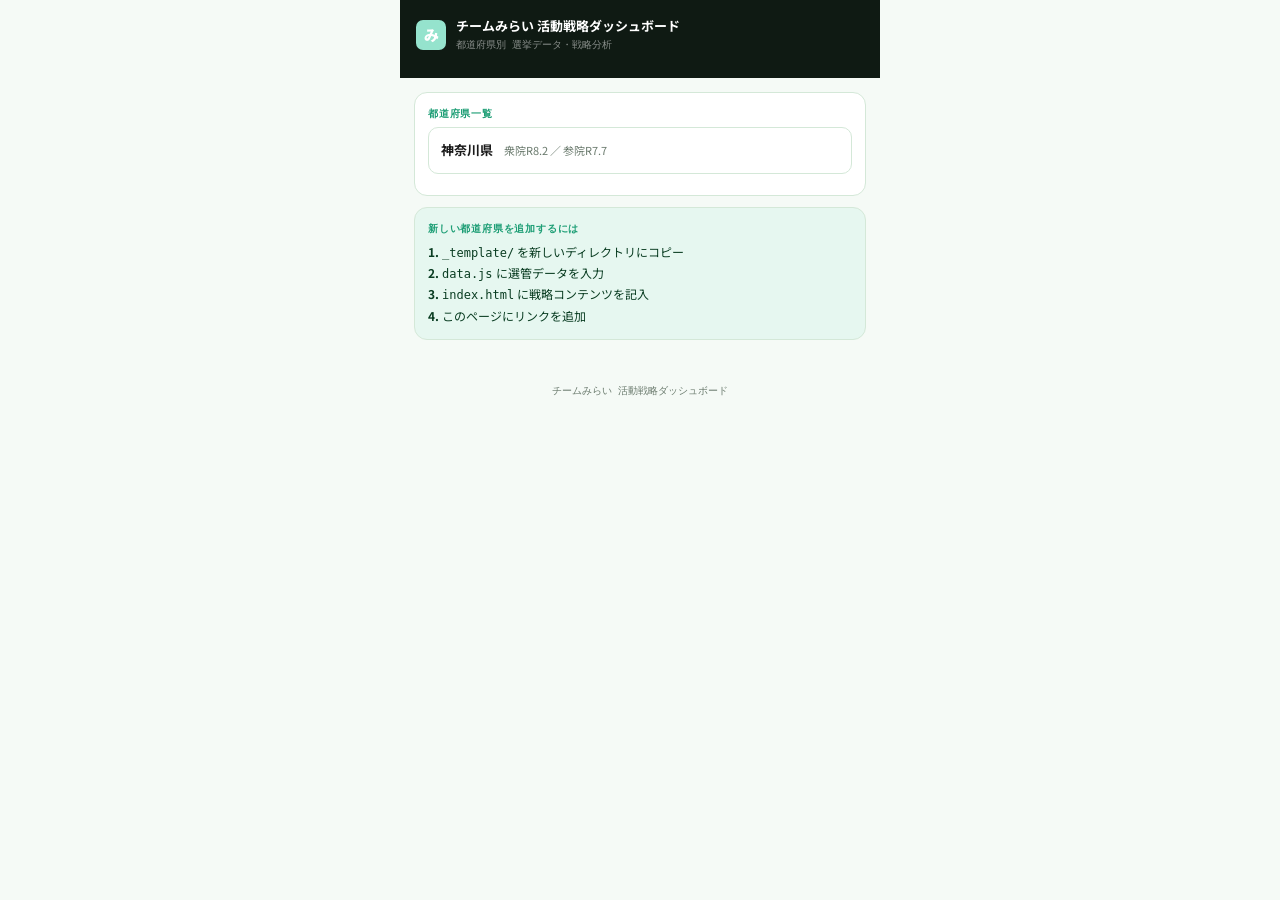
<file: prefectures/index.html>
<!DOCTYPE html>
<html lang="ja">
<head>
<meta charset="UTF-8">
<meta name="viewport" content="width=device-width, initial-scale=1.0">
<title>チームみらい 活動戦略ダッシュボード</title>
<link href="https://fonts.googleapis.com/css2?family=Noto+Sans+JP:wght@400;500;700;900&family=DM+Mono:wght@400;500&display=swap" rel="stylesheet">
<link rel="stylesheet" href="../shared/style.css">
</head>
<body>
<div class="header">
  <div class="header-top">
    <div class="logo-mark">み</div>
    <div>
      <div class="header-title">チームみらい 活動戦略ダッシュボード</div>
      <div class="header-sub">都道府県別 選挙データ・戦略分析</div>
    </div>
  </div>
</div>

<div style="padding:14px;">
  <div class="card">
    <div class="card-label">都道府県一覧</div>
    <a href="kanagawa/index.html" style="display:block;padding:12px;border:1px solid var(--border);border-radius:10px;margin-bottom:8px;text-decoration:none;color:var(--text);font-weight:700;font-size:13px;">
      神奈川県
      <span style="font-size:11px;color:var(--muted);font-weight:400;margin-left:8px;">衆院R8.2 ／ 参院R7.7</span>
    </a>
    <!-- 新しい都道府県が追加されたら、ここにリンクを追加 -->
  </div>

  <div class="card" style="background:var(--green-light);">
    <div class="card-label">新しい都道府県を追加するには</div>
    <div style="font-size:12px;line-height:1.7;color:#0a3d22;">
      <strong>1.</strong> <code>_template/</code> を新しいディレクトリにコピー<br>
      <strong>2.</strong> <code>data.js</code> に選管データを入力<br>
      <strong>3.</strong> <code>index.html</code> に戦略コンテンツを記入<br>
      <strong>4.</strong> このページにリンクを追加
    </div>
  </div>
</div>

<div class="footer">
  チームみらい 活動戦略ダッシュボード
</div>
</body>
</html>
</file>
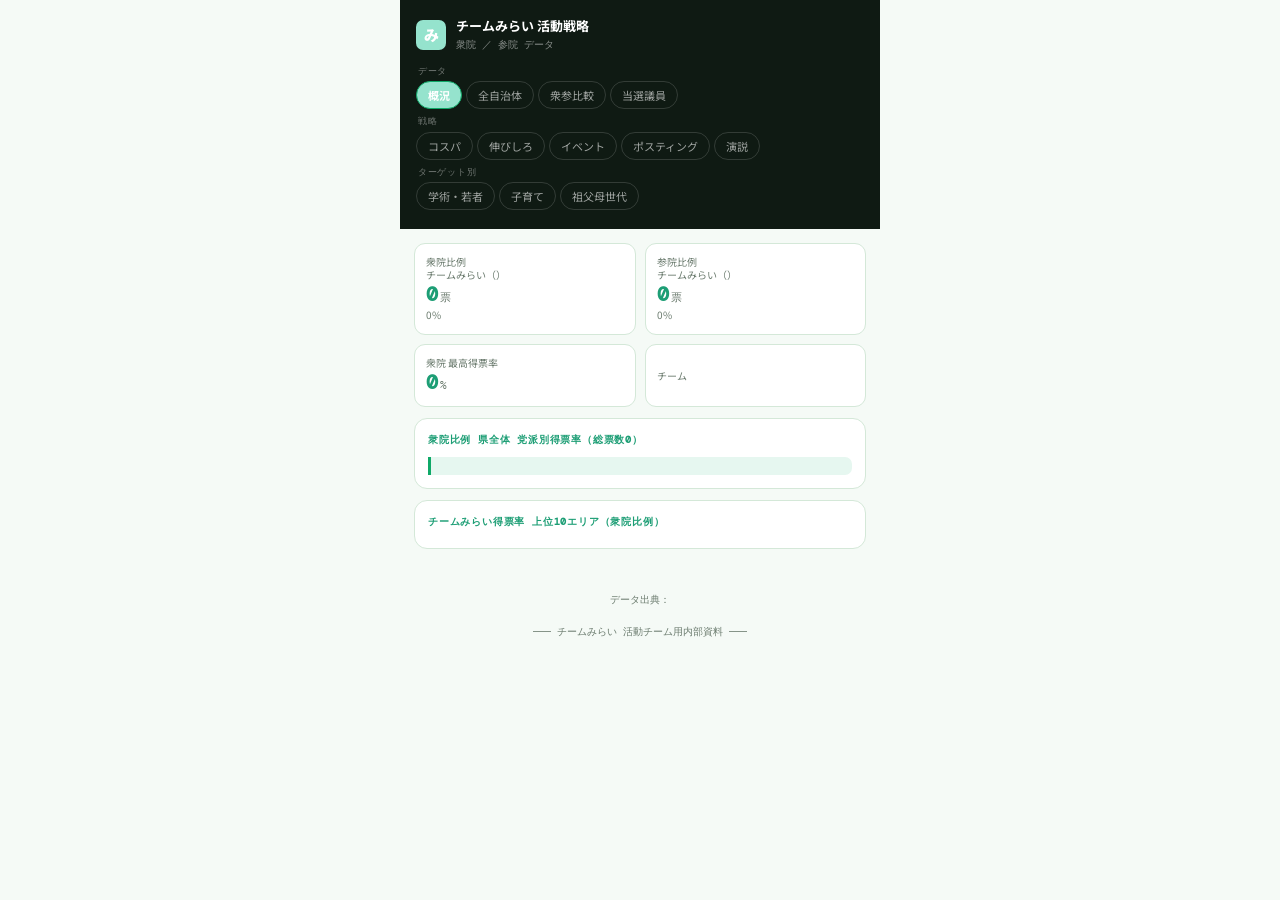
<file: prefectures/_template/index.html>
<!DOCTYPE html>
<html lang="ja">
<head>
<meta charset="UTF-8">
<meta name="viewport" content="width=device-width, initial-scale=1.0">
<title>チームみらい 活動戦略</title>
<link href="https://fonts.googleapis.com/css2?family=Noto+Sans+JP:wght@400;500;700;900&family=DM+Mono:wght@400;500&display=swap" rel="stylesheet">
<link rel="stylesheet" href="../../shared/style.css">
</head>
<body>

<div class="header">
  <div class="header-top">
    <div class="logo-mark">み</div>
    <div>
      <div class="header-title"></div>
      <div class="header-sub"></div>
    </div>
  </div>
  <div class="tab-group">
    <div class="tab-group-label">データ</div>
    <div class="tabs">
      <button class="tab-btn active" onclick="sw('overview')">概況</button>
      <button class="tab-btn" onclick="sw('all')">全自治体</button>
      <button class="tab-btn" onclick="sw('compare')">衆参比較</button>
      <button class="tab-btn" onclick="sw('kawai')">当選議員</button>
    </div>
  </div>
  <div class="tab-group">
    <div class="tab-group-label">戦略</div>
    <div class="tabs">
      <button class="tab-btn" onclick="sw('cost')">コスパ</button>
      <button class="tab-btn" onclick="sw('nobiro')">伸びしろ</button>
      <button class="tab-btn" onclick="sw('events')">イベント</button>
      <button class="tab-btn" onclick="sw('posting')">ポスティング</button>
      <button class="tab-btn" onclick="sw('speech')">演説</button>
    </div>
  </div>
  <div class="tab-group">
    <div class="tab-group-label">ターゲット別</div>
    <div class="tabs">
      <button class="tab-btn" onclick="sw('gakujutsu')">学術・若者</button>
      <button class="tab-btn" onclick="sw('kosodate')">子育て</button>
      <button class="tab-btn" onclick="sw('senior')">祖父母世代</button>
    </div>
  </div>
</div>

<!-- ===== 概況 ===== -->
<div class="section active" id="sec-overview">
  <div id="overview-stats"></div>

  <div class="card">
    <div class="card-label" id="party-bars-label"></div>
    <div id="party-bars"></div>
    <div class="insight" id="overview-insight"></div>
  </div>

  <div class="card">
    <div class="card-label">チームみらい得票率 上位10エリア（衆院比例）</div>
    <div id="top10-list"></div>
  </div>
</div>

<!-- ===== 全自治体 ===== -->
<div class="section" id="sec-all">
  <input class="search-box" id="search-input" type="text" placeholder="🔍 市区町村を検索..." oninput="filterTable()">
  <div class="sort-btns">
    <button class="sort-btn active" onclick="sortTable('チームみらい率',true,this)">衆院得票率↓</button>
    <button class="sort-btn" onclick="sortTable('チームみらい率_参',true,this)">参院得票率↓</button>
    <button class="sort-btn" onclick="sortTable('チームみらい',true,this)">衆院票数↓</button>
    <button class="sort-btn" onclick="sortTable('チームみらい_参票数',true,this)">参院票数↓</button>
    <button class="sort-btn" onclick="sortTable('衆参差',true,this)">衆参差↓</button>
  </div>
  <div class="scroll-wrap">
    <table class="area-table" id="all-table">
      <thead>
        <tr>
          <th>地域</th>
          <th>衆院<br>得票率</th>
          <th>参院<br>得票率</th>
          <th>衆院<br>票数</th>
          <th>参院<br>票数</th>
          <th>衆参<br>差</th>
        </tr>
      </thead>
      <tbody id="all-tbody"></tbody>
    </table>
  </div>
</div>

<!-- ===== 衆参比較 ===== -->
<div class="section" id="sec-compare">
  <div class="card" style="background:#fffbe6;border-color:#f5d87a;">
    <div style="font-size:12px;color:#7a5c00;line-height:1.7;">
      <strong>参院選（比例）→ 衆院選（比例）の変化。</strong>差が大きいエリアほど「衆院で新たに票を獲得できた」ことを示す。逆に差が小さいエリアは元からの固定支持層が多い可能性。
    </div>
  </div>

  <div class="card">
    <div class="card-label">衆参差ランキング TOP10（伸びたエリア）</div>
    <div id="diff-up-list"></div>
    <div class="insight">
      <!--
        ここに都道府県固有の分析コメントを記述してください。
        神奈川版（prefectures/kanagawa/index.html）を参考にしてください。
      -->
    </div>
  </div>

  <div class="card">
    <div class="card-label">伸びが鈍かったエリア</div>
    <div id="diff-down-list"></div>
    <div class="insight">
      <!--
        ここに都道府県固有の分析コメントを記述してください。
        神奈川版（prefectures/kanagawa/index.html）を参考にしてください。
      -->
    </div>
  </div>
</div>

<!-- ===== 当選議員 ===== -->
<div class="section" id="sec-kawai">
  <div class="sec-header">当選議員</div>
  <!--
    ここに都道府県固有のコンテンツを記述してください。
    神奈川版（prefectures/kanagawa/index.html）を参考にしてください。
    当選者のプロフィールカード、得票率一覧などを配置します。
  -->

  <div class="card">
    <div class="card-label">候補者別 市区町村別得票率</div>
    <div id="kawai-list"></div>
  </div>
</div>

<!-- ===== イベント ===== -->
<div class="section" id="sec-events">
  <div class="sec-header">チームみらい親和性イベント</div>
  <!--
    ここに都道府県固有のコンテンツを記述してください。
    神奈川版（prefectures/kanagawa/index.html）を参考にしてください。
    地域のイベント情報、出展戦略などを配置します。
  -->
</div>

<!-- ===== コスパ ===== -->
<div class="section" id="sec-cost">
  <div class="sec-header">コスパ優先 ポスティング・街頭戦略</div>
  <!--
    ここに都道府県固有のコンテンツを記述してください。
    神奈川版（prefectures/kanagawa/index.html）を参考にしてください。
    費用対効果の高いエリア分析、優先順位リストなどを配置します。
  -->
</div>

<!-- ===== 学術・若者 ===== -->
<div class="section" id="sec-gakujutsu">
  <div class="sec-header">学術都市・若者向け 街頭活動版</div>
  <!--
    ここに都道府県固有のコンテンツを記述してください。
    神奈川版（prefectures/kanagawa/index.html）を参考にしてください。
    大学・研究機関周辺エリア、若者向け訴求ポイントなどを配置します。
  -->
</div>

<!-- ===== 子育て ===== -->
<div class="section" id="sec-kosodate">
  <div class="sec-header">子育て世代向け 街頭・ポスティング版</div>
  <!--
    ここに都道府県固有のコンテンツを記述してください。
    神奈川版（prefectures/kanagawa/index.html）を参考にしてください。
    子育て世代が多いエリア、訴求ポイントなどを配置します。
  -->
</div>

<!-- ===== 祖父母世代 ===== -->
<div class="section" id="sec-senior">
  <div class="sec-header">祖父母世代向け 街頭・ポスティング版</div>
  <!--
    ここに都道府県固有のコンテンツを記述してください。
    神奈川版（prefectures/kanagawa/index.html）を参考にしてください。
    高齢者が多いエリア、訴求ポイントなどを配置します。
  -->
</div>

<!-- ===== 伸びしろ ===== -->
<div class="section" id="sec-nobiro">
  <div class="sec-header">次の選挙に向けた 伸びしろエリア戦略</div>
  <!--
    ここに都道府県固有のコンテンツを記述してください。
    神奈川版（prefectures/kanagawa/index.html）を参考にしてください。
    成長ポテンシャルの高いエリア分析、戦略提案などを配置します。
  -->
</div>

<!-- ===== ポスティング ===== -->
<div class="section" id="sec-posting">
  <div class="sec-header">ポスティング × 得票率 分析</div>

  <div id="posting-status" style="background:var(--green-light);border-radius:10px;padding:10px 13px;margin-bottom:11px;">
    <div style="font-size:11px;color:var(--green-mid);font-weight:700;" id="posting-status-text"></div>
  </div>

  <div class="card">
    <div class="card-label">配布実績マップ</div>
    <div class="sort-btns">
      <button class="sort-btn active" onclick="sortPostingTable('配布枚数',true,this)">配布枚数↓</button>
      <button class="sort-btn" onclick="sortPostingTable('得票率',true,this)">得票率↓</button>
      <button class="sort-btn" onclick="sortPostingTable('得票数',true,this)">得票数↓</button>
    </div>
    <div class="scroll-wrap">
      <table class="area-table" id="posting-table">
        <thead>
          <tr>
            <th>地域</th>
            <th>配布<br>枚数</th>
            <th>エリア<br>数</th>
            <th>得票率</th>
            <th>得票数</th>
          </tr>
        </thead>
        <tbody id="posting-tbody"></tbody>
      </table>
    </div>
  </div>

  <div class="card">
    <div class="card-label">ポスティング効果分析</div>
    <div id="posting-chart"></div>
    <div class="insight" id="posting-insight"></div>
  </div>
</div>

<!-- ===== 演説 ===== -->
<div class="section" id="sec-speech">
  <div class="sec-header">街頭演説 実績 × 得票率 分析</div>

  <!-- ステータスバー -->
  <div id="speech-status-bar" style="background:var(--dark);color:white;border-radius:10px;padding:10px 13px;margin-bottom:11px;display:flex;align-items:center;gap:10px;">
    <div id="speech-status-dot" style="width:8px;height:8px;border-radius:50%;background:#6b7280;flex-shrink:0;"></div>
    <div style="flex:1;">
      <div id="speech-status-text" style="font-size:11px;color:rgba(255,255,255,.8);">データ未読み込み</div>
      <div id="speech-status-sub" style="font-size:10px;color:rgba(255,255,255,.4);font-family:'DM Mono',monospace;margin-top:1px;"></div>
    </div>
    <button onclick="loadSpeechData()" id="speech-reload-btn"
      style="padding:5px 12px;background:#95e3cd;border:none;border-radius:20px;font-size:11px;font-weight:700;color:#0a3d22;cursor:pointer;font-family:'Noto Sans JP',sans-serif;flex-shrink:0;">
      読み込む
    </button>
  </div>

  <!-- Google Sheets URL設定 -->
  <div class="card" id="speech-config-card">
    <div class="card-label">Googleスプレッドシート連携</div>
    <div style="font-size:11px;color:var(--muted);margin-bottom:8px;line-height:1.6;">
      スプレッドシートのWebアプリURLを入力してください。<br>
      <span style="color:var(--green-mid);font-weight:700;">設定は端末に保存されます。</span>
    </div>
    <input id="sheets-url-input" type="url"
      placeholder="https://script.google.com/macros/s/..."
      style="width:100%;padding:9px 11px;border:1px solid var(--border);border-radius:9px;font-size:11px;font-family:'DM Mono',monospace;background:var(--white);color:var(--text);margin-bottom:8px;">
    <div style="display:flex;gap:7px;">
      <button onclick="saveSheetUrl()" style="flex:1;padding:8px;background:var(--green-mid);color:white;border:none;border-radius:9px;font-size:12px;font-weight:700;cursor:pointer;font-family:'Noto Sans JP',sans-serif;">保存して読み込む</button>
      <button onclick="useSampleData()" style="padding:8px 12px;background:var(--white);border:1px solid var(--border);border-radius:9px;font-size:11px;color:var(--muted);cursor:pointer;font-family:'Noto Sans JP',sans-serif;">サンプルで試す</button>
    </div>
    <details style="margin-top:10px;">
      <summary style="font-size:10px;color:var(--green-mid);cursor:pointer;font-weight:700;">スプレッドシートの設定方法</summary>
      <div style="font-size:10px;color:var(--muted);line-height:1.8;margin-top:7px;padding:9px;background:#f5faf6;border-radius:8px;">
        <strong>1. スプレッドシートの列構成（1行目がヘッダー）</strong><br>
        A: 日付 B: 場所名 C: 自治体名 D: 議員参加（Y/空白） E: 種別 F: 参加人数<br>
        種別の値: 街頭演説 / 街頭活動 / 街宣車 / 個人演説会 / ももたろう / その他<br><br>
        <strong>2. Google Apps Scriptを設定</strong><br>
        スプレッドシートのメニュー →「拡張機能」→「Apps Script」→ スクリプトを貼り付けて保存<br><br>
        <strong>3. デプロイ</strong><br>
        「デプロイ」→「新しいデプロイ」→「ウェブアプリ」→ アクセス:「全員」→ デプロイ → URLをコピー
      </div>
    </details>
  </div>

  <!-- 演説データ表示エリア（JSで生成） -->
  <div id="speech-content" style="display:none;">
    <div class="card">
      <div class="card-label">活動サマリー</div>
      <div id="sp-summary"></div>
    </div>

    <div class="card">
      <div class="card-label">自治体別 活動回数 × 得票率</div>
      <div class="sort-btns">
        <button class="sort-btn active" onclick="sortSpeechTable('count',true,this)">回数↓</button>
        <button class="sort-btn" onclick="sortSpeechTable('rate',true,this)">得票率↓</button>
      </div>
      <div class="scroll-wrap">
        <table class="area-table" id="sp-area-table">
          <thead>
            <tr>
              <th>地域</th>
              <th>回数</th>
              <th>議員<br>参加</th>
              <th>得票率</th>
            </tr>
          </thead>
          <tbody id="sp-area-tbody"></tbody>
        </table>
      </div>
    </div>

    <div class="card">
      <div class="card-label">場所別 活動一覧</div>
      <div class="scroll-wrap">
        <table class="area-table" id="sp-place-table">
          <thead>
            <tr>
              <th>場所</th>
              <th>地域</th>
              <th>回数</th>
              <th>議員<br>参加</th>
              <th>参加<br>人数</th>
              <th>得票率</th>
            </tr>
          </thead>
          <tbody id="sp-place-tbody"></tbody>
        </table>
      </div>
    </div>

    <div class="insight" id="sp-insight"></div>
  </div>
</div>

<div class="footer" id="app-footer"></div>

<script src="data.js"></script>
<script src="../../shared/app.js"></script>
</body>
</html>
</file>
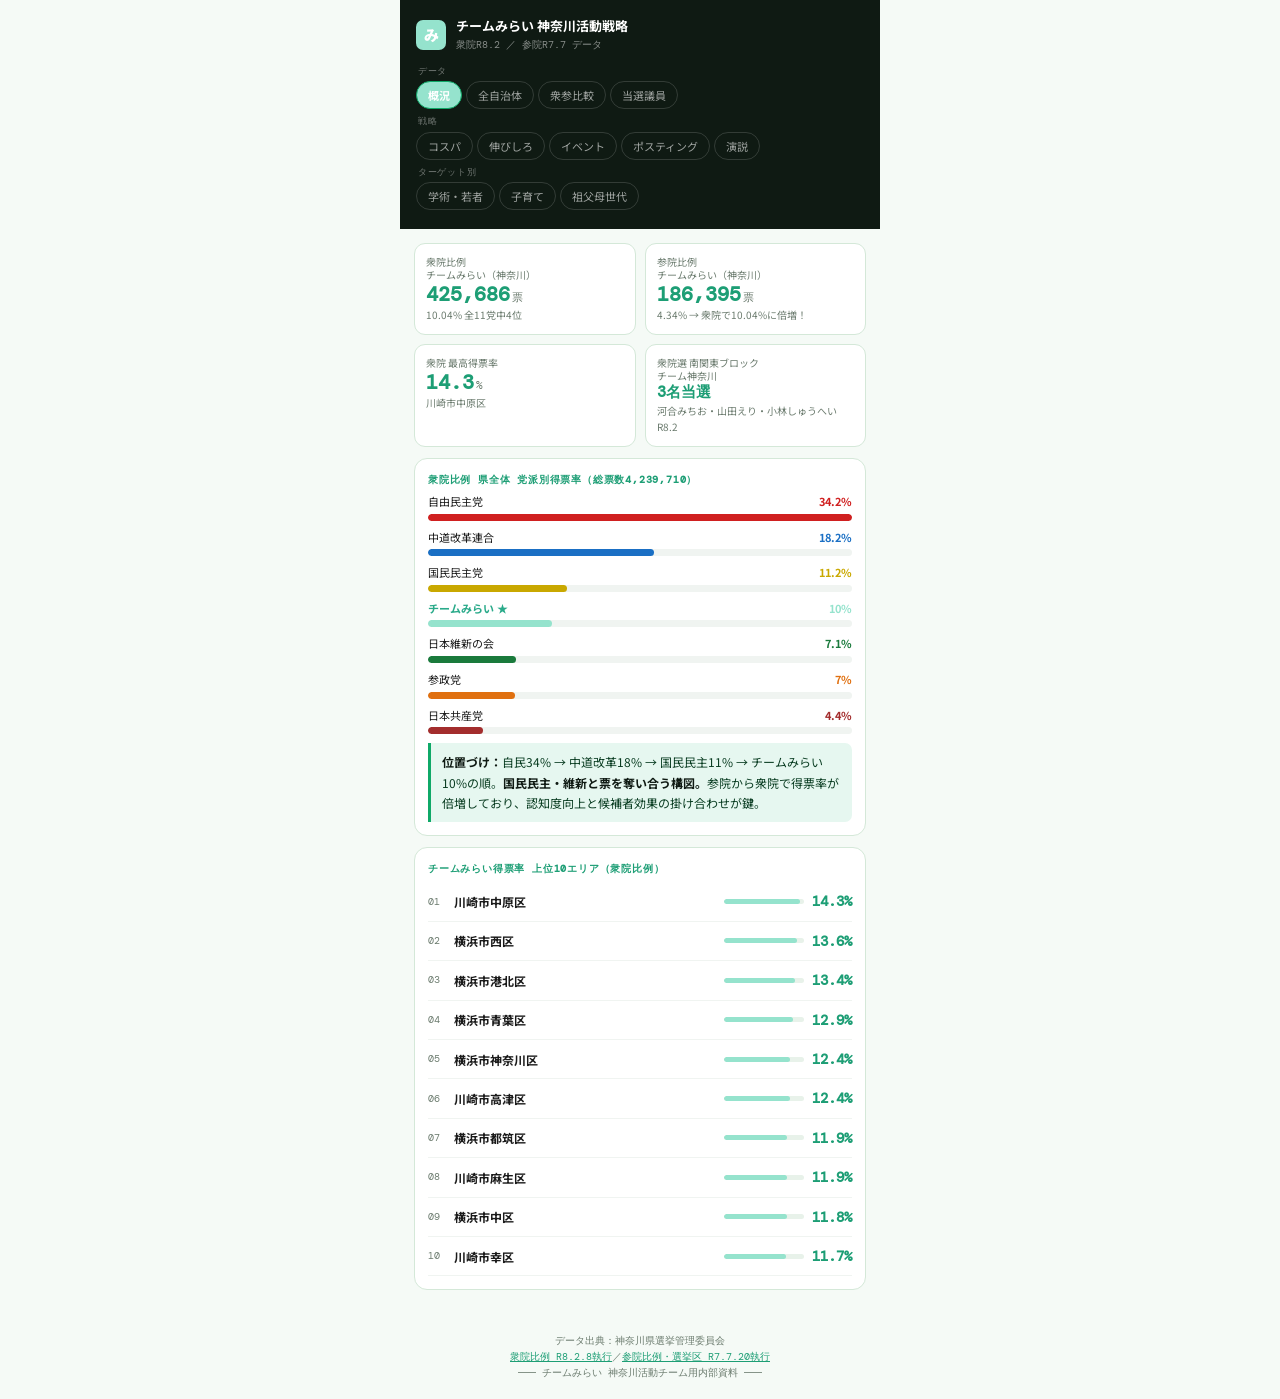
<file: prefectures/kanagawa/index.html>
<!DOCTYPE html>
<html lang="ja">
<head>
<meta charset="UTF-8">
<meta name="viewport" content="width=device-width, initial-scale=1.0">
<title>チームみらい 神奈川 活動戦略</title>
<link href="https://fonts.googleapis.com/css2?family=Noto+Sans+JP:wght@400;500;700;900&family=DM+Mono:wght@400;500&display=swap" rel="stylesheet">
<link rel="stylesheet" href="../../shared/style.css">
</head>
<body>

<div class="header">
  <div class="header-top">
    <div class="logo-mark">み</div>
    <div>
      <div class="header-title"></div>
      <div class="header-sub"></div>
    </div>
  </div>
  <div class="tab-group">
    <div class="tab-group-label">データ</div>
    <div class="tabs">
      <button class="tab-btn active" onclick="sw('overview')">概況</button>
      <button class="tab-btn" onclick="sw('all')">全自治体</button>
      <button class="tab-btn" onclick="sw('compare')">衆参比較</button>
      <button class="tab-btn" onclick="sw('elected')">当選議員</button>
    </div>
  </div>
  <div class="tab-group">
    <div class="tab-group-label">戦略</div>
    <div class="tabs">
      <button class="tab-btn" onclick="sw('cost')">コスパ</button>
      <button class="tab-btn" onclick="sw('growth')">伸びしろ</button>
      <button class="tab-btn" onclick="sw('events')">イベント</button>
      <button class="tab-btn" onclick="sw('posting')">ポスティング</button>
      <button class="tab-btn" onclick="sw('speech')">演説</button>
    </div>
  </div>
  <div class="tab-group">
    <div class="tab-group-label">ターゲット別</div>
    <div class="tabs">
      <button class="tab-btn" onclick="sw('academic')">学術・若者</button>
      <button class="tab-btn" onclick="sw('family')">子育て</button>
      <button class="tab-btn" onclick="sw('senior')">祖父母世代</button>
    </div>
  </div>
</div>

<!-- ===== 概況 ===== -->
<div class="section active" id="sec-overview">
  <div id="overview-stats"></div>

  <div class="card">
    <div class="card-label" id="party-bars-label"></div>
    <div id="party-bars"></div>
    <div class="insight" id="overview-insight"></div>
  </div>

  <div class="card">
    <div class="card-label">チームみらい得票率 上位10エリア（衆院比例）</div>
    <div id="top10-list"></div>
  </div>
</div>

<!-- ===== 全自治体 ===== -->
<div class="section" id="sec-all">
  <input class="search-box" id="search-input" type="text" placeholder="🔍 市区町村を検索..." oninput="filterTable()">
  <div class="sort-btns">
    <button class="sort-btn active" onclick="sortTable('チームみらい率',true,this)">衆院得票率↓</button>
    <button class="sort-btn" onclick="sortTable('チームみらい率_参',true,this)">参院得票率↓</button>
    <button class="sort-btn" onclick="sortTable('チームみらい',true,this)">衆院票数↓</button>
    <button class="sort-btn" onclick="sortTable('チームみらい_参票数',true,this)">参院票数↓</button>
    <button class="sort-btn" onclick="sortTable('衆参差',true,this)">衆参差↓</button>
  </div>
  <div class="scroll-wrap">
    <table class="area-table" id="all-table">
      <thead>
        <tr>
          <th>地域</th>
          <th>衆院<br>得票率</th>
          <th>参院<br>得票率</th>
          <th>衆院<br>票数</th>
          <th>参院<br>票数</th>
          <th>衆参<br>差</th>
        </tr>
      </thead>
      <tbody id="all-tbody"></tbody>
    </table>
  </div>
</div>

<!-- ===== 衆参比較 ===== -->
<div class="section" id="sec-compare">
  <div class="card" style="background:#fffbe6;border-color:#f5d87a;">
    <div style="font-size:12px;color:#7a5c00;line-height:1.7;">
      <strong>参院選R7.7（比例）→ 衆院選R8.2（比例）の変化。</strong>差が大きいエリアほど「衆院で新たに票を獲得できた」ことを示す。逆に差が小さいエリアは元からの固定支持層が多い可能性。
    </div>
  </div>

  <div class="card">
    <div class="card-label">衆参差ランキング TOP10（伸びたエリア）</div>
    <div id="diff-up-list"></div>
    <div class="insight">
      <strong>傾向：</strong>都市部・IT職場集積エリアで衆院時の伸びが大きい。横浜市青葉区（+7.4pt）・川崎市中原区（+7.2pt）・横浜市西区（+7.1pt）がトップ3。<strong>「衆院選でチームみらいを初めて知った層」が多いことを示す。</strong>
    </div>
  </div>

  <div class="card">
    <div class="card-label">伸びが鈍かったエリア</div>
    <div id="diff-down-list"></div>
    <div class="insight">
      <strong>なぜ伸びが鈍かったのか：</strong><br>
      横須賀・三浦・内陸部（綾瀬・相模原緑区・足柄上郡など）は自民党得票率が高く、<strong>保守地盤が強固</strong>。チームみらいの「テクノロジー・改革」路線より、安定・防衛・地元利益重視の有権者が多い。また農業・漁業従事者、自衛隊関係者世帯が多いエリアでは政策親和性が低い可能性がある。<br><br>
      <strong>逆に訴求すべきポイント：</strong>「地域インフラのデジタル化」「医療DX」「安全保障の現実路線」など、保守層にも刺さる切り口が有効。
    </div>
  </div>
</div>

<!-- ===== 当選議員 ===== -->
<div class="section" id="sec-elected">
  <div class="sec-header">R8.2 衆院選 チーム神奈川 当選議員</div>

  <div style="background:linear-gradient(135deg,#6eddc4,#95e3cd);border-radius:13px;padding:14px;margin-bottom:11px;color:#0a3d22;">
    <div style="font-size:11px;color:rgba(10,61,34,.6);font-family:'DM Mono',monospace;margin-bottom:10px;">南関東ブロック 比例代表 2名当選🎉　＋　比例代表（他ブロック）1名</div>
    <div style="display:grid;grid-template-columns:1fr 1fr;gap:10px;margin-bottom:10px;">
      <div style="background:rgba(255,255,255,.45);border-radius:10px;padding:12px;">
        <div style="font-size:16px;font-weight:900;margin-bottom:2px;color:#0a3d22;">河合 みちお</div>
        <div style="font-size:10px;color:rgba(10,61,34,.55);font-family:'DM Mono',monospace;margin-bottom:8px;">KAWAI MICHIO</div>
        <div style="font-size:10px;color:rgba(10,61,34,.8);line-height:1.6;">R7.7 参院神奈川選挙区 落選<br>R8.2 衆院南関東ブロック <span style="color:#0a6e3f;font-weight:700;">当選</span></div>
      </div>
      <div style="background:rgba(255,255,255,.45);border-radius:10px;padding:12px;">
        <div style="font-size:16px;font-weight:900;margin-bottom:2px;color:#0a3d22;">山田 えり</div>
        <div style="font-size:10px;color:rgba(10,61,34,.55);font-family:'DM Mono',monospace;margin-bottom:8px;">YAMADA ERI</div>
        <div style="font-size:10px;color:rgba(10,61,34,.8);line-height:1.6;">衆院選のみ出馬<br>R8.2 衆院南関東ブロック <span style="color:#0a6e3f;font-weight:700;">当選</span></div>
      </div>
    </div>
    <div style="background:rgba(255,255,255,.25);border-radius:10px;padding:12px;">
      <div style="font-size:16px;font-weight:900;margin-bottom:2px;color:#0a3d22;">小林 しゅうへい</div>
      <div style="font-size:10px;color:rgba(10,61,34,.55);font-family:'DM Mono',monospace;margin-bottom:8px;">KOBAYASHI SHUHEI</div>
      <div style="font-size:10px;color:rgba(10,61,34,.8);line-height:1.6;">R8.2 衆院比例代表 <span style="color:#0a6e3f;font-weight:700;">当選</span>　／　<span style="color:rgba(10,61,34,.6);">※神奈川での活動なし</span></div>
    </div>
  </div>

  <div class="card">
    <div class="card-label">河合みちお 参院選（R7.7）市区別得票率</div>
    <div style="font-size:11px;color:var(--muted);margin-bottom:8px;">※山田えりさんは参院選への出馬なし</div>
    <div id="kawai-list"></div>
  </div>

  <div class="card">
    <div class="card-label">参院落選から衆院2名当選へ</div>
    <div class="insight" style="margin-top:0;">
      河合みちおはR7.7参院神奈川選挙区では約3〜5%台にとどまり落選。しかし<strong>R8.2衆院選では河合みちお・山田えりの2名が南関東ブロックで比例当選</strong>を果たした。衆院比例10%という政党の伸びが2議席を生んだ形で、チーム神奈川として大きな前進。<br><br>
      今後の参院選に向けては、参院での得票が高かった<strong>川崎市中原区（5.35%）・横浜市港北区（4.73%）・横浜市西区（4.5%）</strong>でのさらなる認知度向上が鍵。
    </div>
  </div>
</div>

<!-- ===== イベント ===== -->
<div class="section" id="sec-events">
  <div class="sec-header">神奈川 チームみらい親和性イベント</div>

  <div class="card" style="background:#eef4ff;border-color:#a8c4f0;">
    <div style="font-size:12px;color:#1a3a6b;line-height:1.7;">
      AI・ロボット・モビリティ・テクノロジー系のイベントはチームみらいの政策と直結する参加者が集まる場所。<strong>展示会周辺での街頭活動・ポスティング</strong>は通常より高い関心層にリーチできる。
    </div>
  </div>

  <div class="strategy-card">
    <div class="strategy-header" style="background:#1a3a6b;">🚗 モビリティ・自動運転</div>
    <div class="strategy-body">
      <div class="priority-row">
        <div class="priority-num" style="background:#1a3a6b;">1</div>
        <div class="priority-content">
          <div class="priority-name">人とくるまのテクノロジー展 2026 YOKOHAMA</div>
          <div class="priority-desc">
            自動車・自動運転・EV・次世代モビリティの国内最大の技術展。毎年数万人が来場。<br>
            <strong>📅 2026年5月27日（水）〜29日（金）／パシフィコ横浜</strong><br>
            <a href="https://aee.expo-info.jsae.or.jp/ja/yokohama/" style="color:#1a3a6b;font-size:10px;">🔗 公式サイト</a>
          </div>
        </div>
      </div>
    </div>
  </div>

  <div class="strategy-card">
    <div class="strategy-header" style="background:#1a3a6b;">🤖 AI・エッジテック・ロボット</div>
    <div class="strategy-body">
      <div class="priority-row">
        <div class="priority-num" style="background:#1a3a6b;">1</div>
        <div class="priority-content">
          <div class="priority-name">EdgeTech+ 2026（エッジテクノロジー・生成AI・産業DX）</div>
          <div class="priority-desc">
            生成AI・IoT・セキュリティ・組込みシステムの国内最大級の展示会。エンジニア・IT専門職が多数来場。チームみらいの政策と最も親和性が高いイベント。<br>
            <strong>📅 2026年11月18日（水）〜20日（金）／パシフィコ横浜</strong><br>
            <a href="https://www.jasa.or.jp/expo/" style="color:#1a3a6b;font-size:10px;">🔗 公式サイト</a>
          </div>
        </div>
      </div>
      <div class="priority-row">
        <div class="priority-num" style="background:#1a3a6b;">2</div>
        <div class="priority-content">
          <div class="priority-name">国際画像機器展 2026（AI・ロボティクス・スマートシティ）</div>
          <div class="priority-desc">
            画像処理・AI・ロボティクス・自動運転・医療診断AIの技術展。年々テクノロジー色が強まっている。<br>
            <strong>📅 2026年12月2日（水）〜4日（金）／パシフィコ横浜</strong><br>
            <a href="https://www.adcom-media.co.jp/ite/" style="color:#1a3a6b;font-size:10px;">🔗 公式サイト</a>
          </div>
        </div>
      </div>
    </div>
  </div>

  <div class="strategy-card">
    <div class="strategy-header" style="background:#1a3a6b;">🔬 バイオ・ヘルステック</div>
    <div class="strategy-body">
      <div class="priority-row">
        <div class="priority-num" style="background:#1a3a6b;">1</div>
        <div class="priority-content">
          <div class="priority-name">BioJapan・healthTECH JAPAN（バイオ・医療テクノロジー）</div>
          <div class="priority-desc">
            世界最大級のバイオ・ヘルスケアDXイベント。デジタルヘルス・AI診断・再生医療が集結。医療DX・高額療養費制度などの訴求と親和性が高い。<br>
            <strong>📅 例年10月／パシフィコ横浜（2026年日程は公式確認）</strong><br>
            <a href="https://jcd-expo.jp/jp/" style="color:#1a3a6b;font-size:10px;">🔗 公式サイト</a>
          </div>
        </div>
      </div>
    </div>
  </div>

  <div class="strategy-card">
    <div class="strategy-header" style="background:#2d6a4f;">🏭 ロボット産業特区関連</div>
    <div class="strategy-body">
      <div class="priority-row">
        <div class="priority-num" style="background:#2d6a4f;">1</div>
        <div class="priority-content">
          <div class="priority-name">さがみロボット産業特区 関連イベント</div>
          <div class="priority-desc">
            神奈川県主催のロボット展示・実証実験イベント。厚木・相模原・藤沢など特区12市町で随時開催。地域住民も来場するため、チームみらいのローカルな訴求に最適。<br>
            <a href="https://sagamirobot.pref.kanagawa.jp/" style="color:#2d6a4f;font-size:10px;">🔗 さがみロボット産業特区 公式サイト（最新イベント情報）</a>
          </div>
        </div>
      </div>
    </div>
  </div>

  <div class="card">
    <div class="card-label">イベント活用の考え方</div>
    <div class="insight" style="margin-top:0;">
      展示会への<strong>直接出展は難しくても</strong>、会場周辺（パシフィコ横浜前・みなとみらい駅周辺）での街頭活動は来場者層に直接リーチできる。また展示会後の懇親会・アフターイベントが近隣で開催されることも多く、そうした時間帯を狙った活動も効果的。<strong>SNSでイベントのハッシュタグに合わせた発信</strong>も来場者への認知を広げる手段として有効。
    </div>
  </div>
</div>

<!-- ===== コスパ ===== -->
<div class="section" id="sec-cost">
  <div class="sec-header">コスパ優先 ポスティング・街頭戦略</div>
  <div class="card" style="background:#fffbe6;border-color:#f5d87a;">
    <div style="font-size:12px;color:#7a5c00;line-height:1.7;">
      <strong>コスパ＝</strong>「すでにチームみらい支持者が多い × 人口規模が大きい × 移動コストが低い」エリア優先。
    </div>
  </div>
  <div class="strategy-card">
    <div class="strategy-header">🥇 最優先（S級）― 大票田×高得票率</div>
    <div class="strategy-body">
      <div class="priority-row">
        <div class="priority-num">1</div>
        <div class="priority-content">
          <div class="priority-name">川崎市中原区（武蔵小杉〜元住吉）<span class="tag tag-s">14.3%</span></div>
          <div class="priority-desc">県内最高得票率。都心のIT企業に通うワーカーが多く住む居住地エリア。既存支持者が厚く、仲間づくりと新規獲得の両方が狙える。武蔵小杉駅は乗降客数も多く朝夕の街頭が効果的。</div>
        </div>
      </div>
      <div class="priority-row">
        <div class="priority-num">2</div>
        <div class="priority-content">
          <div class="priority-name">横浜市港北区（新横浜・日吉）<span class="tag tag-s">13.4%</span></div>
          <div class="priority-desc">23,939票と横浜市内最大票数。IT企業集積。新横浜駅は複数路線で活動効率が高い。</div>
        </div>
      </div>
      <div class="priority-row">
        <div class="priority-num">3</div>
        <div class="priority-content">
          <div class="priority-name">横浜市青葉区（たまプラーザ〜青葉台）<span class="tag tag-s">12.9%</span></div>
          <div class="priority-desc">20,327票。高所得ファミリー・教育熱心層。週末商業施設前が最適。衆参差+7.4ptと伸び代大。</div>
        </div>
      </div>
    </div>
  </div>
  <div class="strategy-card">
    <div class="strategy-header">🥈 準優先（A級）― 大票田×伸びしろ</div>
    <div class="strategy-body">
      <div class="priority-row">
        <div class="priority-num">4</div>
        <div class="priority-content">
          <div class="priority-name">横浜市全域（戸塚・鶴見・保土ケ谷等）<span class="tag tag-a">約19万票</span></div>
          <div class="priority-desc">各区10〜11%台で均一な支持。どこから活動しても安定した効果が期待できる。</div>
        </div>
      </div>
      <div class="priority-row">
        <div class="priority-num">5</div>
        <div class="priority-content">
          <div class="priority-name">藤沢市・鎌倉市・茅ヶ崎市<span class="tag tag-a">約4.3万票</span></div>
          <div class="priority-desc">各10〜11%。東海道線沿線で3市まとめて活動可能。辻堂・大船が主要スポット。茅ヶ崎は<strong>北口が人流多くメインの街頭スポット</strong>。南口は転入・転出が多い居住エリアでポスティングによる未接触の新規有権者への訴求に有効。</div>
        </div>
      </div>
      <div class="priority-row">
        <div class="priority-num">6</div>
        <div class="priority-content">
          <div class="priority-name">川崎市全域（高津・多摩・宮前区等）<span class="tag tag-a">約8.5万票</span></div>
          <div class="priority-desc">中原区に次ぐ高得票率エリアが揃う。溝の口・登戸・向ヶ丘遊園など拠点駅多数。</div>
        </div>
      </div>
    </div>
  </div>
  <div class="strategy-card">
    <div class="strategy-header">🥉 中長期投資（B級）― 低得票率×大票田</div>
    <div class="strategy-body">
      <div class="priority-row">
        <div class="priority-num">7</div>
        <div class="priority-content">
          <div class="priority-name">相模原市（南区・中央区）<span class="tag tag-b">8〜9%台</span></div>
          <div class="priority-desc">26,159票あるが得票率が低く認知度不足。今から活動で次回大幅増が見込める。</div>
        </div>
      </div>
      <div class="priority-row">
        <div class="priority-num">8</div>
        <div class="priority-content">
          <div class="priority-name">横須賀市・平塚市・厚木市<span class="tag tag-b">6〜8%台</span></div>
          <div class="priority-desc">得票率低く自民地盤が強い。保守層向けの「デジタル地域振興」メッセージで切り込む。</div>
        </div>
      </div>
    </div>
  </div>
</div>

<!-- ===== 学術・若者 ===== -->
<div class="section" id="sec-academic">
  <div class="sec-header">学術都市・若者向け 街頭活動版</div>
  <div class="card" style="background:#eef4ff;border-color:#a8c4f0;">
    <div style="font-size:12px;color:#1a3a6b;line-height:1.7;">
      <strong>狙いたい層：</strong>大学生・若手研究者・IT専門職。テクノロジー政策・教育・スタートアップ支援と最も親和性が高い。
    </div>
  </div>
  <div class="strategy-card">
    <div class="strategy-header" style="background:#1a3a6b;">🎓 大学・研究機関周辺（政策・IT親和性が高い）</div>
    <div class="strategy-body">
      <div class="priority-row"><div class="priority-num" style="background:#1a3a6b;">1</div><div class="priority-content"><div class="priority-name">慶應義塾大学SFC（湘南台駅）<span class="tag tag-s">最優先</span></div><div class="priority-desc">政策・IT・社会起業に関心が高い学生多数。湘南台駅改札前が最適。<br><strong>⏰ 平日（学期中）11〜13時</strong>／土日は学生がほぼいないため不向き。</div></div></div>
      <div class="priority-row"><div class="priority-num" style="background:#1a3a6b;">2</div><div class="priority-content"><div class="priority-name">慶應義塾大学日吉キャンパス（日吉駅）</div><div class="priority-desc">日吉駅直結で活動しやすい。1・2年生が多く政治関心層の掘り起こしに有効。SFCとセットで慶應を両方カバー。<br><strong>⏰ 平日（学期中）昼12〜13時・夕方16時以降</strong></div></div></div>
      <div class="priority-row"><div class="priority-num" style="background:#1a3a6b;">3</div><div class="priority-content"><div class="priority-name">横浜国立大学（羽沢横浜国大駅）</div><div class="priority-desc">理工・経済系。デジタル経済政策との相性が高い。駅から徒歩約15分。<br><strong>⏰ 平日（学期中）9〜10時・12〜13時</strong></div></div></div>
      <div class="priority-row"><div class="priority-num" style="background:#1a3a6b;">4</div><div class="priority-content"><div class="priority-name">神奈川大学 情報学部（白楽・六角橋駅）</div><div class="priority-desc">2023年開設の情報学部・工学部。六角橋商店街も若者が多く視認性◎。横浜市神奈川区（12.4%）内。<br><strong>⏰ 平日（学期中）昼〜17時・週末は商店街で通行人向けに</strong></div></div></div>
      <div class="priority-row"><div class="priority-num" style="background:#1a3a6b;">5</div><div class="priority-content"><div class="priority-name">横浜市立大学 データサイエンス学部（金沢八景駅）</div><div class="priority-desc">データサイエンス・AI系の専門学部。チームみらいの政策と直結。横浜市金沢区（9.4%）。<br><strong>⏰ 平日（学期中）昼12〜13時</strong></div></div></div>
      <div class="priority-row"><div class="priority-num" style="background:#1a3a6b;">6</div><div class="priority-content"><div class="priority-name">青山学院大学 相模原キャンパス（矢部駅）</div><div class="priority-desc">社会情報学部・理工学部。相模原市の得票率8%台と低く、学生票開拓で伸びしろ大。<br><strong>⏰ 平日（学期中）昼12〜13時</strong></div></div></div>
      <div class="priority-row"><div class="priority-num" style="background:#1a3a6b;">7</div><div class="priority-content"><div class="priority-name">東京科学大学 すずかけ台キャンパス（すずかけ台駅）<span class="tag tag-s">最注目</span></div><div class="priority-desc">旧・東京工業大学。情報工学系・数理計算科学系・生命理工学院が集まる国立理工系大学。青葉台の隣駅で田園都市線沿線。横浜市緑区（10.0%）内。<br><strong>⏰ 平日（学期中）昼12〜13時・夕方16時以降</strong></div></div></div>
      <div class="priority-row"><div class="priority-num" style="background:#1a3a6b;">8</div><div class="priority-content"><div class="priority-name">湘南工科大学 情報学部（辻堂駅）</div><div class="priority-desc">辻堂駅から近く、テラスモール湘南の子育て訴求と同日活動が可能。<br><strong>⏰ 平日（学期中）昼12〜13時</strong></div></div></div>
      <div class="priority-row"><div class="priority-num" style="background:#1a3a6b;">9</div><div class="priority-content"><div class="priority-name">神奈川工科大学 情報学部（愛甲石田駅）</div><div class="priority-desc">厚木市に位置する理工系専門大学。厚木市の得票率7.8%と低く開拓余地あり。<br><strong>⏰ 平日（学期中）昼12〜13時</strong></div></div></div>
    </div>
  </div>
  <div class="strategy-card">
    <div class="strategy-header" style="background:#1a3a6b;">💻 IT・テック／ロボティクス／モビリティ集積エリア</div>
    <div class="strategy-body">
      <div class="priority-row"><div class="priority-num" style="background:#1a3a6b;">1</div><div class="priority-content"><div class="priority-name">みなとみらい（横浜市西区）<span class="tag tag-s">13.6%</span></div><div class="priority-desc">日産自動車本社・ロボット系スタートアップが集積。<strong>2025年度に自動運転モビリティサービスの実証実験をみなとみらい〜関内エリアで実施中。</strong>政策と現場が直結するエリア。<br><strong>⏰ 平日 朝7:30〜9時・夕方17:30〜19時</strong></div></div></div>
      <div class="priority-row"><div class="priority-num" style="background:#1a3a6b;">2</div><div class="priority-content"><div class="priority-name">新横浜（横浜市港北区）<span class="tag tag-s">13.4%</span></div><div class="priority-desc">IT企業・テクノロジー系オフィスが集中。<br><strong>⏰ 平日 朝7:30〜9時（通勤）／夕方17:30〜19時（退勤）</strong></div></div></div>
      <div class="priority-row"><div class="priority-num" style="background:#1a3a6b;">3</div><div class="priority-content"><div class="priority-name">センター北・南（横浜市都筑区）<span class="tag tag-a">11.9%</span></div><div class="priority-desc">IT・研究系企業が集積するオフィスエリア。共働き・専門職世帯が多い。<br><strong>⏰ 平日 朝7:30〜9時・夕方17:30〜19時</strong></div></div></div>
      <div class="priority-row"><div class="priority-num" style="background:#1a3a6b;">4</div><div class="priority-content"><div class="priority-name">さがみロボット産業特区エリア<span class="tag tag-b">注目</span></div><div class="priority-desc">国指定の特区。<strong>相模原・平塚・藤沢・茅ヶ崎・厚木・大和・伊勢原・海老名・座間・綾瀬・寒川・愛川</strong>の12市町でロボット開発・実証が進行中。チームみらいの政策と直結するエリアが広範囲に。街頭・ポスティングで「神奈川がロボット特区である」ことを訴求できる。<br><a href="https://sagamirobot.pref.kanagawa.jp/" style="color:#1a3a6b;font-size:10px;">🔗 さがみロボット産業特区 公式サイト</a><br><strong>⏰ 各市の主要駅・商業施設前</strong></div></div></div>
    </div>
  </div>
  <div class="card">
    <div class="card-label">学術・若者向け メッセージ</div>
    <div class="chip-wrap">
      <span class="chip">AI・テクノロジー政策</span><span class="chip">自動運転・モビリティ革命</span>
      <span class="chip">ロボット産業支援</span><span class="chip">スタートアップ支援</span>
      <span class="chip">奨学金改革</span><span class="chip">社会保険料引き下げ</span>
      <span class="chip">プッシュ型行政（申請不要の給付）</span>
      <span class="chip">科学技術予算増</span><span class="chip">若者の政治参加</span>
    </div>
  </div>
</div>

<!-- ===== 子育て ===== -->
<div class="section" id="sec-family">
  <div class="sec-header">子育て世代向け 街頭・ポスティング版</div>
  <div class="card" style="background:#f0fdf4;border-color:#86efac;">
    <div style="font-size:12px;color:#14532d;line-height:1.7;">
      <strong>狙いたい層：</strong>30〜40代ファミリー・共働き世帯。保育・教育費・子育て支援への関心が高く無党派が多い。
    </div>
  </div>
  <div class="strategy-card">
    <div class="strategy-header" style="background:#166534;">👨‍👩‍👧 子育て世帯集積スポット</div>
    <div class="strategy-body">
      <div class="priority-row"><div class="priority-num" style="background:#166534;">1</div><div class="priority-content"><div class="priority-name">辻堂駅〜テラスモール湘南（藤沢市）<span class="tag tag-s">最優先</span></div><div class="priority-desc">近年ファミリー向けマンションが急増し若い世帯が集積。テラスモール湘南は湘南最大のファミリー商業施設で土日10〜14時が最大人流。<br>辻堂駅からアクセスできる<strong>湘南T-SITE</strong>（蔦屋書店・スタバ等）はライフスタイル意識の高い層が集まる。<br>さらに隣接する<strong>Fujisawa SST（サスティナブル・スマートタウン）</strong>はパナソニックホームズなどが手掛けるスマートシティの先進事例。エネルギー・AI・モビリティを実装した街に住む居住者はチームみらいの政策と親和性が極めて高い。<br>また辻堂には<strong>松下政経塾</strong>があり、チームみらいの宇佐美さんも塾生として学んだ地。地元との縁をアピールできる。<br><strong>⏰ 土日10〜14時（テラスモール）／平日夕方（T-SITE・駅周辺）</strong></div></div></div>
      <div class="priority-row"><div class="priority-num" style="background:#166534;">2</div><div class="priority-content"><div class="priority-name">たまプラーザ〜青葉台（横浜市青葉区）<span class="tag tag-s">12.9%</span></div><div class="priority-desc">
      <strong>神奈川県内で世帯年収トップクラス</strong>の高所得ファミリーエリア。私立中学受験率が横浜市内で最も高く、教育熱心な家庭が集中。渋谷まで直通20分・大手町まで直通36分と都心アクセスが抜群で、大企業・官公庁勤めのファミリーが多く住む。<br>
      たまプラーザ駅直結の<strong>たまプラーザテラス</strong>（約57,000㎡の大型商業施設）は週末の人流が最大。また<strong>たまプラーザ団地の建て替え計画</strong>が進行中で、住宅政策・まちづくりに関心が高い住民層も多い。<br>
      <strong>⏰ 土日10〜15時（たまプラーザテラス前）／平日夕方17〜19時（通勤帰宅層）</strong>
      </div></div></div>
      <div class="priority-row"><div class="priority-num" style="background:#166534;">3</div><div class="priority-content"><div class="priority-name">湘南台駅周辺（藤沢市）</div><div class="priority-desc">近年ファミリー向けマンションが急増し若い世帯が流入中。小田急・相鉄・横浜市営地下鉄の3路線が乗り入れるアクセスの良さが人気の理由。<br>一方で<strong>駅前に大きな商業施設がなく</strong>、買い物環境の充実を求める声が多い。住民の「もっと便利なまちに」という声が街頭での共感を生みやすい。<br>藤沢市は<strong>「健康と文化の森」整備事業</strong>として湘南台駅周辺の再開発構想を進めており、駅前に商業・業務系機能を集約する計画が進行中。AI・テクノロジー・スマートシティへの関心が高いチームみらいの支持者層と、再開発に期待を持つ住民層が重なりやすい。<br><a href="https://sites.google.com/view/infofjkenbunkumiai/" style="color:#166534;font-size:10px;">🔗 健康と文化の森 整備事業 詳細</a><br><strong>⏰ 平日（学期中）はSFCとセットで昼活動／週末は住民向けに駅前で</strong></div></div></div>
      <div class="priority-row"><div class="priority-num" style="background:#166534;">4</div><div class="priority-content"><div class="priority-name">茅ヶ崎駅（茅ヶ崎市）</div><div class="priority-desc">
      総務省「住民基本台帳人口移動報告（2023年）」によると、茅ヶ崎市の<strong>転入超過数は全国の一般市で1位</strong>。特に30〜44歳・0〜14歳の区分では特別区・政令市を含めても<strong>全国3位</strong>で、子育て世代に選ばれるまちとなっている。コロナ禍以降「湘南のライフスタイルに共感して移住してくる」ファミリーが急増中。<br>出典：<a href="https://www.city.chigasaki.kanagawa.jp/recruit/1060786/1061688.html" style="color:#166534;font-size:10px;">🔗 総務省 住民基本台帳人口移動報告（茅ヶ崎市）</a><br>
      常に新しい住民が流入しているため、<strong>まだチームみらいを知らない有権者が継続的に生まれているエリア</strong>。認知度向上のアプローチが効きやすい。<br>
      <strong>北口は人流が多く街頭活動のメインスポット</strong>。商業施設と住宅地が隣接し若いファミリー層の通行が多い。<strong>南口は転入・転出が多い居住エリア</strong>でポスティングによる新規有権者へのリーチに有効。両口の特性を使い分けたい。<br>
      <strong>⏰ 北口：土日10〜14時（街頭）／南口エリア：週末午前中ポスティング</strong>
      </div></div></div>
      <div class="priority-row"><div class="priority-num" style="background:#166534;">5</div><div class="priority-content"><div class="priority-name">川崎市宮前区・多摩区（11〜12%台）</div><div class="priority-desc">
      <strong>宮前区</strong>は「多摩田園都市」として計画的に開発されたベッドタウン。<strong>1世帯あたりの家族数が川崎市7区で最多（平均2.24人）</strong>で、15歳以下の子どもの割合が高く、65歳以上が低いという典型的なファミリーエリア。渋谷まで田園都市線で最短17分と都心アクセス抜群。鷺沼駅周辺では東急との大規模再開発も進行中。<br>
      <strong>多摩区</strong>は登戸・向ヶ丘遊園エリアに専修大学・明治大学生田キャンパスがあり、学生層と子育てファミリーが混在。多摩川沿いの自然環境が豊かで、移住・定住への満足度が高い。<br>
      両区とも<strong>共働き世帯の割合が高く</strong>、保育所・学童保育・子育て減税の訴求が最も直接的に響くエリア。<br>
      <strong>⏰ 宮前区：鷺沼・宮前平駅前 平日夕方17〜19時／多摩区：登戸・向ヶ丘遊園駅前 土日昼〜夕方</strong>
      </div></div></div>
    </div>
  </div>
  <div class="card">
    <div class="card-label">子育て世代向け メッセージ</div>
    <div class="chip-wrap">
      <span class="chip">子育て減税</span><span class="chip">社会保険料引き下げ</span>
      <span class="chip">保育所・待機児童ゼロ</span><span class="chip">教育無償化</span>
      <span class="chip">学童保育の充実</span><span class="chip">給食費無償</span>
      <span class="chip">プッシュ型行政（申請不要の給付）</span>
      <span class="chip">産後ケア</span><span class="chip">共働き支援</span>
    </div>
    <div class="insight" style="margin-top:10px;">
    </div>
  </div>
</div>

<!-- ===== シニア層 ===== -->
<div class="section" id="sec-senior">
  <div class="sec-header">祖父母世代向け 街頭・ポスティング版</div>
  <div class="card" style="background:#f0f4ff;border-color:#a8b8f0;">
    <div style="font-size:12px;color:#1a2a6b;line-height:1.7;">
      <strong>狙いたい層：</strong>60〜70代以上のシニア・高齢者世帯。年金・医療・介護への関心が高く、神奈川県では横須賀・三浦・内陸部など高齢化率の高いエリアに集中。チームみらいの政策を「未来世代だけのもの」と思わせない訴求が鍵。
    </div>
  </div>

  <div class="strategy-card">
    <div class="strategy-header" style="background:#2a3a7a;">👴👵 シニア層が集まるエリア・スポット</div>
    <div class="strategy-body">
      <div class="priority-row"><div class="priority-num" style="background:#2a3a7a;">1</div><div class="priority-content"><div class="priority-name">横須賀市（追浜・久里浜・衣笠エリア）<span class="tag tag-b">注力エリア</span></div><div class="priority-desc">
      <strong>高齢化率32.7%</strong>（令和6年3月現在）で3.1人に1人が65歳以上。全国平均（28.7%）を4ポイント上回り、神奈川県内でも高い水準。このまま進むと2050年には約10人に4人が高齢者になると推計されている。<br>
      チームみらいの得票率は6.7%とまだ低く<strong>伸びしろが大きい</strong>。年金・高額療養費制度・医療DXのメッセージが直接刺さるエリア。商店街・スーパー前・公民館周辺の街頭が効果的。<br>
      <strong>⏰ 平日午前中10〜12時（シニア層の買い物時間帯）</strong>
      </div></div></div>
      <div class="priority-row"><div class="priority-num" style="background:#2a3a7a;">2</div><div class="priority-content"><div class="priority-name">小田原市（商店街・小田原駅周辺）</div><div class="priority-desc">
      高齢化率<strong>31.0%</strong>（2025年1月現在）で3.3人に1人が65歳以上。城下町としての歴史と地域コミュニティが根強く残り、自治会・老人会との接点がつくりやすい。小田原駅周辺の商店街は午前中のシニア層の買い物動線が集中。東海道線・小田急線・新幹線が通るターミナル駅で広域からの人の流れもある。<br>
      <strong>⏰ 平日午前中10〜12時（シニアの買い物時間帯）／土日昼前後</strong>
      </div></div></div>
      <div class="priority-row"><div class="priority-num" style="background:#2a3a7a;">3</div><div class="priority-content"><div class="priority-name">横浜市旭区（二俣川・鶴ヶ峰エリア）</div><div class="priority-desc">
      横浜市内で<strong>高齢化率30.4%（3位）</strong>（令和7年1月現在）。旧来からの住宅地で定住歴が長いシニア層が多く、地域への愛着が強い。二俣川駅は相鉄線の主要駅でシニア層の利用が多い。神奈川運転免許センターがあり行政サービスとの接点も多いエリア。<br>
      <strong>⏰ 平日午前中（二俣川・鶴ヶ峰駅前）</strong>
      </div></div></div>
      <div class="priority-row"><div class="priority-num" style="background:#2a3a7a;">4</div><div class="priority-content"><div class="priority-name">三浦市・葉山町・逗子市（地域コミュニティ）</div><div class="priority-desc">
      三浦半島〜葉山エリアは小規模自治体で口コミが広がりやすく、1回の活動で地域全体に認知が広がりやすい。三浦市は漁業従事者・高齢者が多く自衛隊関係の家庭も多いが、医療・介護アクセスへの不満が強い。逗子・葉山は文化的関心の高いアクティブシニアも多く、政策の「質」が評価されやすい。<br>
      <strong>⏰ 土日午前中（地域の朝市・商店街）／自治会・老人会への挨拶まわりが特に有効</strong>
      </div></div></div>
    </div>
  </div>

  <div class="card">
    <div class="card-label">シニア層向け メッセージのポイント</div>
    <div class="chip-wrap">
      <span class="chip">高額療養費制度の維持</span>
      <span class="chip">医療DX・オンライン診療</span>
      <span class="chip">社会保険料引き下げ</span>
      <span class="chip">介護の負担軽減</span>
      <span class="chip">年金制度の安定</span>
      <span class="chip">プッシュ型行政（申請不要の給付）</span>
      <span class="chip">孫世代への投資</span>
      <span class="chip">地域の安全・防災</span>
    </div>
    <div class="insight" style="margin-top:10px;">
      <strong>シニア層への訴求の核心：</strong>「テクノロジーは難しい」というイメージを払拭することが最初のハードル。<strong>「孫・子どもの世代のために」「あなたの生活を楽にする」</strong>という視点で語ると受け入れられやすい。街頭では丁寧に立ち止まって話す姿勢が信頼につながる。
    </div>
  </div>
</div>

<!-- ===== 伸びしろ戦略 ===== -->
<div class="section" id="sec-growth">
  <div class="sec-header">次の統一地方選に向けた 伸びしろエリア戦略</div>

  <div class="card" style="background:#f0fdf4;border-color:#86efac;">
    <div style="font-size:12px;color:#14532d;line-height:1.7;">
      <strong>考え方：</strong>得票率が低いエリアは「チームみらいが知られていない」ことが最大の原因。次の統一地方選まで時間がある今こそ、<strong>認知度を積み上げる中長期活動</strong>が有効。一度の街頭・ポスティングではなく「継続的な露出」がカギ。
    </div>
  </div>

  <div class="strategy-card">
    <div class="strategy-header" style="background:#2d6a4f;">📍 優先度S — 大票田なのに低得票率（最大の伸びしろ）</div>
    <div class="strategy-body">
      <div class="priority-row">
        <div class="priority-num" style="background:#2d6a4f;">1</div>
        <div class="priority-content">
          <div class="priority-name">横須賀市 <span class="tag tag-s">6.7% / 11,604票</span></div>
          <div class="priority-desc">
            神奈川県内で横浜・川崎・相模原に次ぐ大票田（約17万票）なのに得票率6.7%と低迷。高齢化率32.7%の保守地盤だが、<strong>医療・介護・交通インフラへの不満が潜在的に高い</strong>エリア。<br>
            <strong>やること：</strong>自衛隊・米軍関係者家庭が多いため「安全保障の現実路線」「地域インフラのデジタル化」を前面に。久里浜・追浜・衣笠の各駅前で<strong>月1回以上の定期街頭</strong>を継続することで認知を積み上げる。地元の医療・交通問題を取り上げたSNS発信も有効。
          </div>
        </div>
      </div>
      <div class="priority-row">
        <div class="priority-num" style="background:#2d6a4f;">2</div>
        <div class="priority-content">
          <div class="priority-name">平塚市 <span class="tag tag-s">8.1% / 8,616票</span></div>
          <div class="priority-desc">
            約10万票の大票田で衆参差+5.4ptと伸び代あり。工業都市で製造業・工場勤務層が多く、「ロボット・AI産業支援」「さがみロボット産業特区」との接点がある。<br>
            <strong>やること：</strong>平塚駅前で定期街頭。製造業・工場勤務層への「産業政策・雇用」訴求。平塚七夕まつり（7月）など大型イベントへの参加で一気に露出を増やす。
          </div>
        </div>
      </div>
      <div class="priority-row">
        <div class="priority-num" style="background:#2d6a4f;">3</div>
        <div class="priority-content">
          <div class="priority-name">大和市 <span class="tag tag-s">8.4% / 9,311票</span></div>
          <div class="priority-desc">
            約11万票の大票田。相鉄・小田急・東急が集まる交通の要衝で昼間人口も多い。米軍厚木基地があり基地周辺の騒音・生活問題が長年の課題。<br>
            <strong>やること：</strong>大和駅・鶴間駅前で定期街頭。基地問題と絡めた「生活環境改善・デジタル行政」でニッチな層を取り込む。相鉄線沿線は横浜市との往来が多く横浜での支持を大和へ波及させやすい。
          </div>
        </div>
      </div>
    </div>
  </div>

  <div class="strategy-card">
    <div class="strategy-header" style="background:#2d6a4f;">📍 優先度A — 中規模だが継続活動で確実に伸びるエリア</div>
    <div class="strategy-body">
      <div class="priority-row">
        <div class="priority-num" style="background:#2d6a4f;">4</div>
        <div class="priority-content">
          <div class="priority-name">厚木市 <span class="tag tag-a">7.8% / 7,188票</span></div>
          <div class="priority-desc">
            さがみロボット産業特区の中核エリア。ソニー・富士フイルムなど大手企業の研究所・工場が集積。衆参差+5.1ptで伸びしろあり。<br>
            <strong>やること：</strong>本厚木駅前（相鉄・小田急）で定期街頭。「さがみロボット産業特区」「AI・製造業支援」という地域に根ざした訴求で差別化。理系・エンジニア層にリーチしやすい。
          </div>
        </div>
      </div>
      <div class="priority-row">
        <div class="priority-num" style="background:#2d6a4f;">5</div>
        <div class="priority-content">
          <div class="priority-name">相模原市中央区 <span class="tag tag-a">7.7% / 8,916票</span></div>
          <div class="priority-desc">
            相模原市の行政・商業中心地。淵野辺には宇宙航空研究開発機構（JAXA）相模原キャンパスがあり、宇宙・AI・先端研究者が多く在住。<br>
            <strong>やること：</strong>相模原駅・橋本駅前で定期街頭。JAXA・宇宙開発という話題は若い研究者層・理系ファミリー層の関心を引きやすく、チームみらいのテクノロジー訴求と直結。
          </div>
        </div>
      </div>
      <div class="priority-row">
        <div class="priority-num" style="background:#2d6a4f;">6</div>
        <div class="priority-content">
          <div class="priority-name">秦野市・伊勢原市 <span class="tag tag-a">7.6% / 各3〜5千票</span></div>
          <div class="priority-desc">
            東海大学・神奈川工科大学のある学術エリアだが、得票率はまだ低い。農業・観光・自然環境との共存が地域課題。<br>
            <strong>やること：</strong>秦野駅・伊勢原駅前で定期街頭。東海大学の学生票開拓と合わせて活動すると効率的。「地域農業のスマート化」「観光DX」など地域に刺さる切り口を用意する。
          </div>
        </div>
      </div>
    </div>
  </div>

  <div class="strategy-card">
    <div class="strategy-header" style="background:#2d6a4f;">🗓️ 統一地方選まで　共通アクション</div>
    <div class="strategy-body">
      <div class="priority-row">
        <div class="priority-num" style="background:#2d6a4f;">①</div>
        <div class="priority-content">
          <div class="priority-name">月1回以上の定期街頭を継続</div>
          <div class="priority-desc">1回の活動より「また見た」という繰り返しの露出が認知と信頼を生む。同じ駅前に定期的に立つことで「あの党はここで活動している」という認識が根付く。</div>
        </div>
      </div>
      <div class="priority-row">
        <div class="priority-num" style="background:#2d6a4f;">②</div>
        <div class="priority-content">
          <div class="priority-name">地域課題をSNSで発信</div>
          <div class="priority-desc">各エリア固有の課題（横須賀の高齢化・大和の基地問題・相模原のJAXA等）をSNSで取り上げることで、地元住民からの認知が広がりやすい。街頭とSNSの相乗効果を狙う。</div>
        </div>
      </div>
      <div class="priority-row">
        <div class="priority-num" style="background:#2d6a4f;">③</div>
        <div class="priority-content">
          <div class="priority-name">地域イベントへの参加・協力</div>
          <div class="priority-desc">平塚七夕まつり・厚木鮎まつりなど大型地域イベントは一度に多数の住民と接触できる貴重な機会。政治活動としてではなく地域の一員として参加することで親近感が生まれる。</div>
        </div>
      </div>
      <div class="priority-row">
        <div class="priority-num" style="background:#2d6a4f;">④</div>
        <div class="priority-content">
          <div class="priority-name">支持者の「口コミ」を育てる</div>
          <div class="priority-desc">得票率が低いエリアでも既存支持者は必ずいる。その人たちが周囲に話してくれる環境をつくることが最大のコスパ。勉強会・懇談会など小規模なつながりの場を地道に作っていく。</div>
        </div>
      </div>
    </div>
  </div>

  <div class="card">
    <div class="card-label">得票率別 中長期目標の目安</div>
    <div class="area-list">
      <div class="area-row" style="padding:9px 0;">
        <div style="flex:1;font-size:12px;font-weight:700;">現在6〜7%台のエリア</div>
        <div style="font-size:11px;color:var(--muted);">→ 次回10%台を目標</div>
      </div>
      <div class="area-row" style="padding:9px 0;">
        <div style="flex:1;font-size:12px;font-weight:700;">現在8〜9%台のエリア</div>
        <div style="font-size:11px;color:var(--muted);">→ 次回12%台を目標</div>
      </div>
      <div class="area-row" style="padding:9px 0;">
        <div style="flex:1;font-size:12px;font-weight:700;">現在10〜11%台のエリア</div>
        <div style="font-size:11px;color:var(--muted);">→ 次回14〜15%台を目標</div>
      </div>
    </div>
    <div class="insight">
      参院選（4.3%）→ 衆院選（10%）で<strong>倍以上に伸びた実績</strong>がある。同じ勢いが続けば、今6〜7%のエリアでも継続的な活動で次回12〜14%は十分射程内。
    </div>
  </div>
</div>

<!-- ===== ポスティング ===== -->
<div class="section" id="sec-posting">
  <div class="sec-header">ポスティング × 得票率 分析（衆院選R8.2）</div>

  <div class="card" style="background:#fffbe6;border-color:#f5d87a;">
    <div style="font-size:12px;color:#7a5c00;line-height:1.7;">
      衆院選挙期間中〜2026/03/23のポスティング実績と比例得票率の相関分析。<strong>神奈川全体で45,259枚</strong>で活動。<br>データ提供：なるみ_愛知豊田さん
    </div>
  </div>

  <!-- サマリー -->
  <div class="stat-grid">
    <div class="stat-card">
      <div class="stat-label">ポスティングあり<br>平均得票率</div>
      <div class="stat-value">10.7<span class="stat-unit">%</span></div>
      <div class="stat-sub">27エリア</div>
    </div>
    <div class="stat-card">
      <div class="stat-label">ポスティングなし<br>平均得票率</div>
      <div class="stat-value">7.7<span class="stat-unit">%</span></div>
      <div class="stat-sub">31エリア</div>
    </div>
    <div class="stat-card">
      <div class="stat-label">合計配布枚数</div>
      <div class="stat-value" style="font-size:16px;">45,259<span class="stat-unit">枚</span></div>
      <div class="stat-sub">衆院選期間中〜2026/03/23</div>
    </div>

  </div>

  <!-- 地図 -->
  <div class="card" style="padding:11px;">
    <div class="card-label">神奈川ポスティング進捗マップ 2026</div>
    <a href="https://datawrapper.dwcdn.net/1bJI3/1/" target="_blank" style="display:block;text-decoration:none;margin-top:6px;border-radius:10px;overflow:hidden;position:relative;">
      <div style="position:absolute;top:8px;right:8px;background:rgba(15,45,26,0.82);color:#4ade80;font-size:10px;font-weight:700;padding:4px 10px;border-radius:20px;display:flex;align-items:center;gap:4px;z-index:1;">🔗 タップして最新地図を開く</div>
      <img src="[data-uri]" style="width:100%;display:block;border-radius:10px;" alt="神奈川ポスティング進捗マップ2026">
    </a>
    <div style="font-size:10px;color:var(--muted);margin-top:7px;line-height:1.6;">
      ※ 各市区町村の詳細はマップを拡大（＋）すると見られます
    </div>
  </div>

  <div class="insight">
    <strong>ポスティングの効果：</strong>ポスティングを実施したエリアの平均得票率は<strong>10.7%</strong>で、未実施エリア（7.7%）より<strong>+3.0pt高い</strong>。因果関係の断定は難しいが、もともと活動しやすいエリアに集中している可能性もある。今後の参院選データとの比較でより精度の高い分析が可能になる。
  </div>

  <!-- 散布図 -->
  <div class="card">
    <div class="card-label">配布枚数 × 得票率 散布図</div>
    <div style="font-size:10px;color:var(--muted);margin-bottom:8px;">● ポスティングあり（緑）　● ポスティングなし（グレー）　※点にタップで詳細表示</div>
    <canvas id="scatter-chart" style="width:100%;max-height:280px;"></canvas>
  </div>

  <!-- ランキング -->
  <div class="card">
    <div class="card-label">配布枚数ランキング（上位15エリア）</div>
    <div id="posting-ranking"></div>
  </div>

  <!-- エリア別一覧 -->
  <div class="card">
    <div class="card-label">全エリア一覧（配布枚数順）</div>
    <div class="scroll-wrap">
      <table class="area-table" id="posting-table">
        <thead>
          <tr>
            <th>地域</th>
            <th>配布<br>枚数</th>
            <th>得票率</th>
          </tr>
        </thead>
        <tbody id="posting-tbody"></tbody>
      </table>
    </div>
  </div>
</div>

<!-- ===== 演説 ===== -->
<div class="section" id="sec-speech">
  <div class="sec-header">街頭演説 実績 × 得票率 分析</div>

  <!-- Datawrapper 演説回数マップ -->
  <div class="card" style="padding:11px;">
    <div class="card-label">🗺️ 演説回数 × 得票率 マップ</div>
    <a href="https://datawrapper.dwcdn.net/FhYNn/1/" target="_blank" style="display:block;text-decoration:none;margin-top:6px;border-radius:10px;overflow:hidden;position:relative;">
      <div style="position:absolute;top:8px;right:8px;background:rgba(15,45,26,0.82);color:#4ade80;font-size:10px;font-weight:700;padding:4px 10px;border-radius:20px;display:flex;align-items:center;gap:4px;z-index:1;">🔗 タップして最新地図を開く</div>
      <img src="[data-uri]" style="width:100%;display:block;border-radius:10px;" alt="演説回数マップ">
    </a>
    <div style="font-size:10px;color:var(--muted);margin-top:7px;line-height:1.6;">
      バブルサイズ＝演説回数　色＝得票率（濃いほど高得票率）
    </div>
  </div>

  <!-- ステータスバー -->
  <div id="speech-status-bar" style="background:var(--dark);color:white;border-radius:10px;padding:10px 13px;margin-bottom:11px;display:flex;align-items:center;gap:10px;">
    <div id="speech-status-dot" style="width:8px;height:8px;border-radius:50%;background:#6b7280;flex-shrink:0;"></div>
    <div style="flex:1;">
      <div id="speech-status-text" style="font-size:11px;color:rgba(255,255,255,.8);">ボタンを押して最新データを取得してください</div>
      <div id="speech-status-sub" style="font-size:10px;color:rgba(255,255,255,.4);font-family:'DM Mono',monospace;margin-top:1px;"></div>
    </div>
    <button onclick="loadSpeechData()" id="speech-reload-btn"
      style="padding:6px 13px;background:#95e3cd;border:none;border-radius:20px;font-size:11px;font-weight:700;color:#0a3d22;cursor:pointer;font-family:'Noto Sans JP',sans-serif;flex-shrink:0;white-space:nowrap;">
      最新データを読み込む
    </button>
  </div>

  <!-- 結果エリア（読み込み後に表示） -->
  <div id="speech-results" style="display:none;">

    <!-- 種別フィルター -->
    <div class="card" style="padding:11px 13px;">
      <div class="card-label">種別フィルター</div>
      <div class="sort-btns" id="type-filter-btns">
        <button class="sort-btn active" onclick="filterByType('all',this)">すべて</button>
        <button class="sort-btn" onclick="filterByType('街頭演説',this)">街頭演説</button>
        <button class="sort-btn" onclick="filterByType('街頭活動（チラシ配り等）',this)">街頭活動</button>
        <button class="sort-btn" onclick="filterByType('街宣車遊説',this)">街宣車遊説</button>
        <button class="sort-btn" onclick="filterByType('個人演説会',this)">個人演説会</button>
        <button class="sort-btn" onclick="filterByType('ももたろう',this)">ももたろう</button>
        <button class="sort-btn" onclick="filterByType('その他',this)">その他</button>
      </div>
      <div id="type-filter-note" style="font-size:10px;color:var(--muted);margin-top:6px;"></div>
    </div>

    <!-- サマリー統計 -->
    <div class="stat-grid">
      <div class="stat-card">
        <div class="stat-label">活動総回数</div>
        <div class="stat-value" id="sp-total-count">—</div>
        <div class="stat-sub" id="sp-total-places">—か所</div>
      </div>
      <div class="stat-card">
        <div class="stat-label">議員・候補者<br>参加あり</div>
        <div class="stat-value" id="sp-vip-count">—</div>
        <div class="stat-sub" id="sp-vip-pct">—%</div>
      </div>
      <div class="stat-card">
        <div class="stat-label">延べ参加人数<br>（記録ありのみ）</div>
        <div class="stat-value" id="sp-pax-total">—</div>
        <div class="stat-sub" id="sp-pax-avg">平均—人/回</div>
      </div>
      <div class="stat-card">
        <div class="stat-label">活動ありエリア<br>平均得票率</div>
        <div class="stat-value" id="sp-avg-with">—</div>
        <div class="stat-sub" id="sp-cnt-with">—エリア</div>
      </div>
    </div>
    <div class="stat-grid">
      <div class="stat-card">
        <div class="stat-label">活動なしエリア<br>平均得票率</div>
        <div class="stat-value" id="sp-avg-without">—</div>
        <div class="stat-sub" id="sp-cnt-without">—エリア</div>
      </div>
      <div class="stat-card">
        <div class="stat-label">得票率の差</div>
        <div class="stat-value" id="sp-diff">—</div>
        <div class="stat-sub">活動あり − なし</div>
      </div>
    </div>

    <!-- 種別内訳 -->
    <div class="card">
      <div class="card-label">種別ごとの活動回数</div>
      <div id="sp-type-breakdown"></div>
    </div>

    <!-- マップバー -->
    <div class="card" style="padding:11px;">
      <div class="card-label">🗺️ エリア別 活動回数 × 得票率</div>
      <div style="font-size:10px;color:var(--muted);margin-bottom:7px;">
        🟠 活動あり（濃いほど回数多）　グレー数値＝エリア得票率
      </div>
      <div id="sp-map-bars"></div>
      <a href="https://datawrapper.dwcdn.net/1bJI3/1/" target="_blank"
        style="display:block;margin-top:10px;text-align:center;padding:8px;background:#f5faf6;border:1px solid var(--border);border-radius:8px;font-size:11px;color:var(--green-mid);text-decoration:none;font-weight:700;">
        🔗 ポスティング進捗マップを別タブで開く
      </a>
    </div>

    <!-- 散布図 -->
    <div class="card">
      <div class="card-label">活動回数 × 得票率 散布図</div>
      <div style="font-size:10px;color:var(--muted);margin-bottom:8px;">🟠 活動あり（⭐議員参加）　⬜ 活動なし　※点タップで詳細</div>
      <canvas id="speech-scatter" style="width:100%;max-height:280px;"></canvas>
    </div>

    <!-- 回数帯別棒グラフ -->
    <div class="card">
      <div class="card-label">活動回数帯別 平均得票率</div>
      <canvas id="speech-bar" style="width:100%;max-height:200px;"></canvas>
    </div>

    <!-- 場所別テーブル -->
    <div class="card">
      <div class="card-label">場所別 活動記録</div>
      <div class="sort-btns" style="margin-bottom:8px;">
        <button class="sort-btn active" onclick="sortSpeechTable('count',this)">回数↓</button>
        <button class="sort-btn" onclick="sortSpeechTable('area',this)">エリア順</button>
        <button class="sort-btn" onclick="sortSpeechTable('vip',this)">議員参加↓</button>
        <button class="sort-btn" onclick="sortSpeechTable('pax',this)">人数↓</button>
        <button class="sort-btn" onclick="sortSpeechTable('rate',this)">得票率↓</button>
      </div>
      <div class="scroll-wrap">
        <table class="area-table">
          <thead>
            <tr>
              <th style="text-align:left;padding-left:8px;">場所・種別</th>
              <th>回数</th>
              <th>議員<br>参加</th>
              <th>参加<br>人数</th>
              <th>得票率</th>
            </tr>
          </thead>
          <tbody id="sp-place-tbody"></tbody>
        </table>
      </div>
    </div>

    <div class="insight" id="sp-insight"></div>
  </div>
</div>

<div class="footer" id="app-footer"></div>

<script src="data.js"></script>
<script src="../../shared/app.js"></script>
</body>
</html>
</file>
<file: style.css>
:root{
  --green:#0fa968;--green-light:#e6f7f0;--green-mid:#1d9e75;
  --dark:#0f1a13;--text:#1a1a1a;--muted:#6b7b6e;
  --border:#d4e8d8;--bg:#f5faf6;--white:#ffffff;
  --red:#e04444;--blue:#2b6cb0;--amber:#c07a10;--purple:#6b4fbb;
}
*{box-sizing:border-box;margin:0;padding:0;}
body{font-family:'Noto Sans JP',sans-serif;background:var(--bg);color:var(--text);font-size:14px;line-height:1.6;max-width:480px;margin:0 auto;}
.header{background:var(--dark);color:white;padding:18px 16px 14px;position:sticky;top:0;z-index:100;}
.header-top{display:flex;align-items:center;gap:10px;margin-bottom:11px;}
.logo-mark{width:30px;height:30px;background:#95e3cd;border-radius:7px;display:flex;align-items:center;justify-content:center;font-weight:900;font-size:15px;color:white;flex-shrink:0;}
.header-title{font-size:13px;font-weight:700;line-height:1.3;}
.header-sub{font-size:10px;color:rgba(255,255,255,.5);margin-top:2px;font-family:'DM Mono',monospace;}
.tab-group{margin-bottom:4px;}
.tab-group-label{font-size:9px;color:rgba(255,255,255,.4);font-family:'DM Mono',monospace;letter-spacing:.08em;margin-bottom:3px;padding-left:2px;}
.tabs{display:flex;gap:4px;flex-wrap:wrap;padding-bottom:1px;}
.tabs::-webkit-scrollbar{display:none;}
.tab-btn{flex-shrink:0;padding:5px 11px;border-radius:20px;border:1px solid rgba(255,255,255,.15);background:transparent;color:rgba(255,255,255,.6);font-size:11px;font-family:'Noto Sans JP',sans-serif;cursor:pointer;white-space:nowrap;}
.tab-btn.active{background:#95e3cd;border-color:var(--green);color:white;font-weight:700;}
.section{display:none;padding:14px;}
.section.active{display:block;}
.card{background:var(--white);border-radius:13px;border:1px solid var(--border);padding:13px;margin-bottom:11px;}
.card-label{font-size:10px;font-weight:700;color:var(--green-mid);letter-spacing:.08em;margin-bottom:5px;font-family:'DM Mono',monospace;}
.stat-grid{display:grid;grid-template-columns:1fr 1fr;gap:9px;margin-bottom:11px;}
.stat-card{background:var(--white);border:1px solid var(--border);border-radius:11px;padding:11px;}
.stat-label{font-size:10px;color:var(--muted);margin-bottom:3px;line-height:1.3;}
.stat-value{font-size:20px;font-weight:900;color:var(--green-mid);line-height:1;font-family:'DM Mono',monospace;}
.stat-unit{font-size:11px;font-weight:400;color:var(--muted);margin-left:2px;}
.stat-sub{font-size:10px;color:var(--muted);margin-top:3px;}
.party-bar-row{margin-bottom:8px;}
.party-bar-label{display:flex;justify-content:space-between;font-size:11px;margin-bottom:3px;}
.party-bar-bg{height:7px;background:#f0f4f1;border-radius:4px;overflow:hidden;}
.party-bar-fill{height:100%;border-radius:4px;}
.insight{background:var(--green-light);border-left:3px solid var(--green);border-radius:0 7px 7px 0;padding:9px 11px;margin-top:9px;font-size:12px;line-height:1.7;color:#0a3d22;}
.insight strong{color:var(--dark);}
.tag{display:inline-block;font-size:10px;padding:2px 7px;border-radius:10px;font-weight:700;white-space:nowrap;}
.tag-s{background:#fee2e2;color:#991b1b;}
.tag-a{background:#fef3c7;color:#92400e;}
.tag-b{background:#dbeafe;color:#1e40af;}
.tag-g{background:#d1fae5;color:#065f46;}
.tag-p{background:#ede9fe;color:#5b21b6;}
.sec-header{font-size:11px;font-weight:700;color:var(--muted);letter-spacing:.1em;font-family:'DM Mono',monospace;margin-bottom:9px;margin-top:3px;}

/* 全自治体テーブル */
.area-table{width:100%;border-collapse:collapse;font-size:11px;}
.area-table thead th{background:var(--dark);color:white;padding:7px 5px;text-align:center;font-size:10px;font-weight:700;position:sticky;top:0;}
.area-table thead th:first-child{text-align:left;padding-left:8px;}
.area-table tbody tr:nth-child(even){background:#f8fbf8;}
.area-table tbody td{padding:6px 5px;border-bottom:1px solid #edf2ee;text-align:center;font-family:'DM Mono',monospace;}
.area-table tbody td:first-child{text-align:left;font-family:'Noto Sans JP',sans-serif;font-weight:700;padding-left:8px;font-size:11px;}
.high{color:var(--green-mid);font-weight:700;}
.low{color:var(--red);}
.scroll-wrap{overflow-x:auto;border-radius:10px;border:1px solid var(--border);}

/* 検索 */
.search-box{width:100%;padding:9px 12px;border:1px solid var(--border);border-radius:10px;font-family:'Noto Sans JP',sans-serif;font-size:13px;margin-bottom:11px;background:var(--white);color:var(--text);}

/* 比較セクション */
.compare-row{display:flex;align-items:center;padding:9px 0;border-bottom:1px solid #f0f4f1;gap:8px;}
.compare-row:last-child{border-bottom:none;}
.compare-rank{font-size:10px;font-weight:700;color:var(--muted);font-family:'DM Mono',monospace;width:20px;flex-shrink:0;}
.compare-name{font-size:12px;font-weight:700;flex:1;}
.compare-name-sub{font-size:10px;color:var(--muted);font-weight:400;display:block;}
.compare-nums{display:flex;flex-direction:column;align-items:flex-end;flex-shrink:0;gap:2px;}
.compare-val{font-size:12px;font-weight:900;font-family:'DM Mono',monospace;}
.compare-arrow{font-size:11px;color:var(--green-mid);}
.diff-badge{font-size:10px;font-weight:700;padding:1px 6px;border-radius:8px;background:var(--green-light);color:var(--green-mid);}

/* 候補者ヒーロー */
.kawai-hero{background:linear-gradient(135deg,#0f2d1a,#1a4d2a);border-radius:13px;padding:16px;margin-bottom:11px;color:white;}
.kawai-name{font-size:18px;font-weight:900;margin-bottom:4px;}
.kawai-yomi{font-size:11px;color:rgba(255,255,255,.6);margin-bottom:10px;font-family:'DM Mono',monospace;}
.kawai-stats{display:grid;grid-template-columns:1fr 1fr 1fr;gap:8px;}
.kawai-stat{background:rgba(255,255,255,.1);border-radius:8px;padding:8px 6px;text-align:center;}
.kawai-stat-val{font-size:16px;font-weight:900;font-family:'DM Mono',monospace;color:#4ade80;}
.kawai-stat-label{font-size:9px;color:rgba(255,255,255,.6);margin-top:2px;}
.result-badge{display:inline-block;padding:3px 10px;border-radius:12px;font-size:11px;font-weight:700;margin-bottom:10px;}

/* 戦略カード */
.strategy-card{background:var(--white);border:1px solid var(--border);border-radius:13px;margin-bottom:11px;overflow:hidden;}
.strategy-header{background:var(--dark);color:white;padding:9px 13px;font-size:13px;font-weight:700;display:flex;align-items:center;gap:8px;}
.strategy-body{padding:11px 13px;}
.priority-row{display:flex;align-items:flex-start;gap:9px;padding:8px 0;border-bottom:1px solid #f0f4f1;}
.priority-row:last-child{border-bottom:none;}
.priority-num{width:21px;height:21px;border-radius:50%;background:#95e3cd;color:white;font-size:11px;font-weight:900;display:flex;align-items:center;justify-content:center;flex-shrink:0;margin-top:1px;}
.priority-name{font-size:13px;font-weight:700;margin-bottom:2px;}
.priority-desc{font-size:11px;color:var(--muted);line-height:1.5;}
.chip-wrap{display:flex;flex-wrap:wrap;gap:5px;margin-top:8px;}
.chip{font-size:11px;padding:3px 10px;border-radius:20px;background:var(--green-light);color:var(--green-mid);font-weight:700;border:1px solid #b6e4ce;}
.footer{text-align:center;padding:18px 16px;font-size:10px;color:var(--muted);font-family:'DM Mono',monospace;}

/* ソートボタン */
.sort-btns{display:flex;gap:5px;flex-wrap:wrap;margin-bottom:10px;}
.sort-btn{padding:4px 10px;border-radius:15px;border:1px solid var(--border);background:var(--white);font-size:11px;cursor:pointer;color:var(--muted);font-family:'Noto Sans JP',sans-serif;}
.sort-btn.active{background:#95e3cd;color:white;border-color:var(--green);}

/* アニメーション */
@keyframes pulse{0%,100%{opacity:1;}50%{opacity:.3;}}
</file>
<file: shared/style.css>
:root{
  --green:#0fa968;--green-light:#e6f7f0;--green-mid:#1d9e75;
  --dark:#0f1a13;--text:#1a1a1a;--muted:#6b7b6e;
  --border:#d4e8d8;--bg:#f5faf6;--white:#ffffff;
  --red:#e04444;--blue:#2b6cb0;--amber:#c07a10;--purple:#6b4fbb;
}
*{box-sizing:border-box;margin:0;padding:0;}
body{font-family:'Noto Sans JP',sans-serif;background:var(--bg);color:var(--text);font-size:14px;line-height:1.6;max-width:480px;margin:0 auto;}
.header{background:var(--dark);color:white;padding:18px 16px 14px;position:sticky;top:0;z-index:100;}
.header-top{display:flex;align-items:center;gap:10px;margin-bottom:11px;}
.logo-mark{width:30px;height:30px;background:#95e3cd;border-radius:7px;display:flex;align-items:center;justify-content:center;font-weight:900;font-size:15px;color:white;flex-shrink:0;}
.header-title{font-size:13px;font-weight:700;line-height:1.3;}
.header-sub{font-size:10px;color:rgba(255,255,255,.5);margin-top:2px;font-family:'DM Mono',monospace;}
.tab-group{margin-bottom:4px;}
.tab-group-label{font-size:9px;color:rgba(255,255,255,.4);font-family:'DM Mono',monospace;letter-spacing:.08em;margin-bottom:3px;padding-left:2px;}
.tabs{display:flex;gap:4px;flex-wrap:wrap;padding-bottom:1px;}
.tabs::-webkit-scrollbar{display:none;}
.tab-btn{flex-shrink:0;padding:5px 11px;border-radius:20px;border:1px solid rgba(255,255,255,.15);background:transparent;color:rgba(255,255,255,.6);font-size:11px;font-family:'Noto Sans JP',sans-serif;cursor:pointer;white-space:nowrap;}
.tab-btn.active{background:#95e3cd;border-color:var(--green);color:white;font-weight:700;}
.section{display:none;padding:14px;}
.section.active{display:block;}
.card{background:var(--white);border-radius:13px;border:1px solid var(--border);padding:13px;margin-bottom:11px;}
.card-label{font-size:10px;font-weight:700;color:var(--green-mid);letter-spacing:.08em;margin-bottom:5px;font-family:'DM Mono',monospace;}
.stat-grid{display:grid;grid-template-columns:1fr 1fr;gap:9px;margin-bottom:11px;}
.stat-card{background:var(--white);border:1px solid var(--border);border-radius:11px;padding:11px;}
.stat-label{font-size:10px;color:var(--muted);margin-bottom:3px;line-height:1.3;}
.stat-value{font-size:20px;font-weight:900;color:var(--green-mid);line-height:1;font-family:'DM Mono',monospace;}
.stat-unit{font-size:11px;font-weight:400;color:var(--muted);margin-left:2px;}
.stat-sub{font-size:10px;color:var(--muted);margin-top:3px;}
.party-bar-row{margin-bottom:8px;}
.party-bar-label{display:flex;justify-content:space-between;font-size:11px;margin-bottom:3px;}
.party-bar-bg{height:7px;background:#f0f4f1;border-radius:4px;overflow:hidden;}
.party-bar-fill{height:100%;border-radius:4px;}
.insight{background:var(--green-light);border-left:3px solid var(--green);border-radius:0 7px 7px 0;padding:9px 11px;margin-top:9px;font-size:12px;line-height:1.7;color:#0a3d22;}
.insight strong{color:var(--dark);}
.tag{display:inline-block;font-size:10px;padding:2px 7px;border-radius:10px;font-weight:700;white-space:nowrap;}
.tag-s{background:#fee2e2;color:#991b1b;}
.tag-a{background:#fef3c7;color:#92400e;}
.tag-b{background:#dbeafe;color:#1e40af;}
.tag-g{background:#d1fae5;color:#065f46;}
.tag-p{background:#ede9fe;color:#5b21b6;}
.sec-header{font-size:11px;font-weight:700;color:var(--muted);letter-spacing:.1em;font-family:'DM Mono',monospace;margin-bottom:9px;margin-top:3px;}

/* 全自治体テーブル */
.area-table{width:100%;border-collapse:collapse;font-size:11px;}
.area-table thead th{background:var(--dark);color:white;padding:7px 5px;text-align:center;font-size:10px;font-weight:700;position:sticky;top:0;}
.area-table thead th:first-child{text-align:left;padding-left:8px;}
.area-table tbody tr:nth-child(even){background:#f8fbf8;}
.area-table tbody td{padding:6px 5px;border-bottom:1px solid #edf2ee;text-align:center;font-family:'DM Mono',monospace;}
.area-table tbody td:first-child{text-align:left;font-family:'Noto Sans JP',sans-serif;font-weight:700;padding-left:8px;font-size:11px;}
.high{color:var(--green-mid);font-weight:700;}
.low{color:var(--red);}
.scroll-wrap{overflow-x:auto;border-radius:10px;border:1px solid var(--border);}

/* 検索 */
.search-box{width:100%;padding:9px 12px;border:1px solid var(--border);border-radius:10px;font-family:'Noto Sans JP',sans-serif;font-size:13px;margin-bottom:11px;background:var(--white);color:var(--text);}

/* 比較セクション */
.compare-row{display:flex;align-items:center;padding:9px 0;border-bottom:1px solid #f0f4f1;gap:8px;}
.compare-row:last-child{border-bottom:none;}
.compare-rank{font-size:10px;font-weight:700;color:var(--muted);font-family:'DM Mono',monospace;width:20px;flex-shrink:0;}
.compare-name{font-size:12px;font-weight:700;flex:1;}
.compare-name-sub{font-size:10px;color:var(--muted);font-weight:400;display:block;}
.compare-nums{display:flex;flex-direction:column;align-items:flex-end;flex-shrink:0;gap:2px;}
.compare-val{font-size:12px;font-weight:900;font-family:'DM Mono',monospace;}
.compare-arrow{font-size:11px;color:var(--green-mid);}
.diff-badge{font-size:10px;font-weight:700;padding:1px 6px;border-radius:8px;background:var(--green-light);color:var(--green-mid);}

/* 候補者ヒーロー */
.kawai-hero{background:linear-gradient(135deg,#0f2d1a,#1a4d2a);border-radius:13px;padding:16px;margin-bottom:11px;color:white;}
.kawai-name{font-size:18px;font-weight:900;margin-bottom:4px;}
.kawai-yomi{font-size:11px;color:rgba(255,255,255,.6);margin-bottom:10px;font-family:'DM Mono',monospace;}
.kawai-stats{display:grid;grid-template-columns:1fr 1fr 1fr;gap:8px;}
.kawai-stat{background:rgba(255,255,255,.1);border-radius:8px;padding:8px 6px;text-align:center;}
.kawai-stat-val{font-size:16px;font-weight:900;font-family:'DM Mono',monospace;color:#4ade80;}
.kawai-stat-label{font-size:9px;color:rgba(255,255,255,.6);margin-top:2px;}
.result-badge{display:inline-block;padding:3px 10px;border-radius:12px;font-size:11px;font-weight:700;margin-bottom:10px;}

/* 戦略カード */
.strategy-card{background:var(--white);border:1px solid var(--border);border-radius:13px;margin-bottom:11px;overflow:hidden;}
.strategy-header{background:var(--dark);color:white;padding:9px 13px;font-size:13px;font-weight:700;display:flex;align-items:center;gap:8px;}
.strategy-body{padding:11px 13px;}
.priority-row{display:flex;align-items:flex-start;gap:9px;padding:8px 0;border-bottom:1px solid #f0f4f1;}
.priority-row:last-child{border-bottom:none;}
.priority-num{width:21px;height:21px;border-radius:50%;background:#95e3cd;color:white;font-size:11px;font-weight:900;display:flex;align-items:center;justify-content:center;flex-shrink:0;margin-top:1px;}
.priority-name{font-size:13px;font-weight:700;margin-bottom:2px;}
.priority-desc{font-size:11px;color:var(--muted);line-height:1.5;}
.chip-wrap{display:flex;flex-wrap:wrap;gap:5px;margin-top:8px;}
.chip{font-size:11px;padding:3px 10px;border-radius:20px;background:var(--green-light);color:var(--green-mid);font-weight:700;border:1px solid #b6e4ce;}
.footer{text-align:center;padding:18px 16px;font-size:10px;color:var(--muted);font-family:'DM Mono',monospace;}

/* ソートボタン */
.sort-btns{display:flex;gap:5px;flex-wrap:wrap;margin-bottom:10px;}
.sort-btn{padding:4px 10px;border-radius:15px;border:1px solid var(--border);background:var(--white);font-size:11px;cursor:pointer;color:var(--muted);font-family:'Noto Sans JP',sans-serif;}
.sort-btn.active{background:#95e3cd;color:white;border-color:var(--green);}

/* アニメーション */
@keyframes pulse{0%,100%{opacity:1;}50%{opacity:.3;}}
</file>
